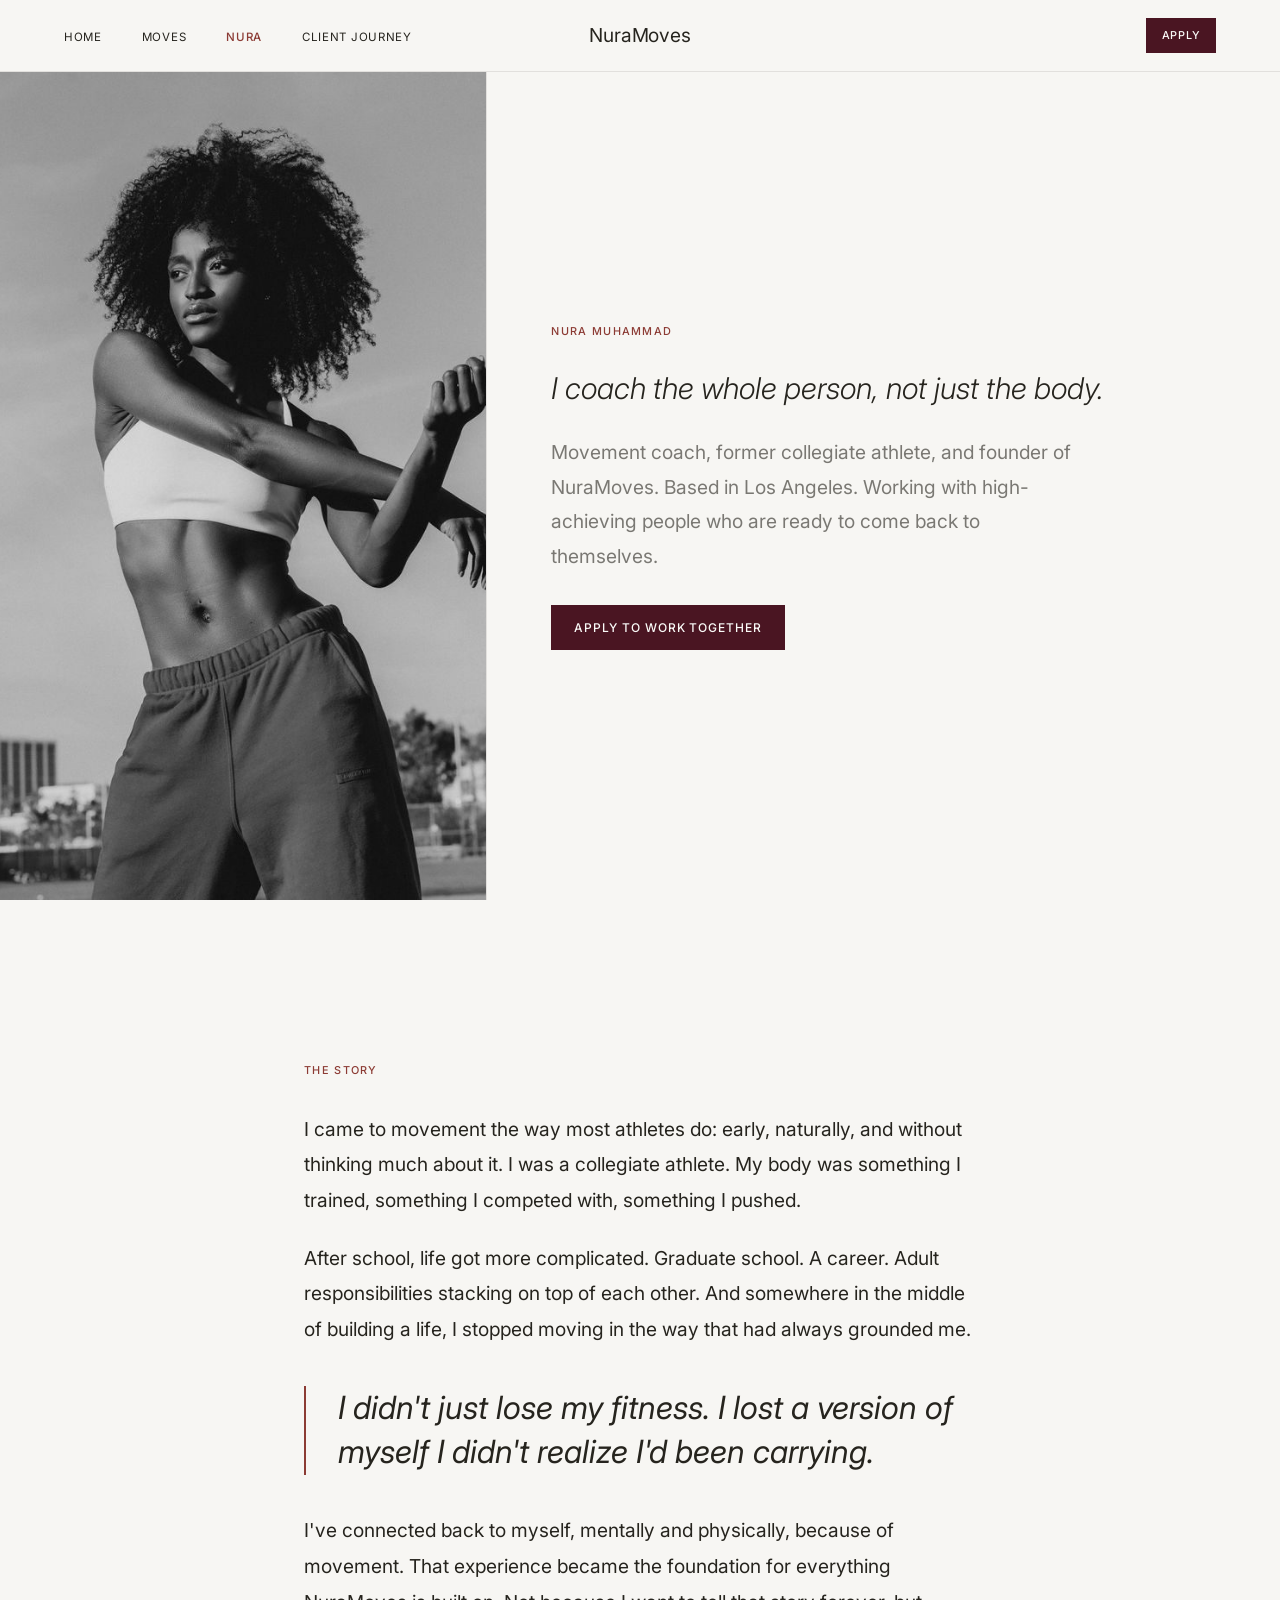
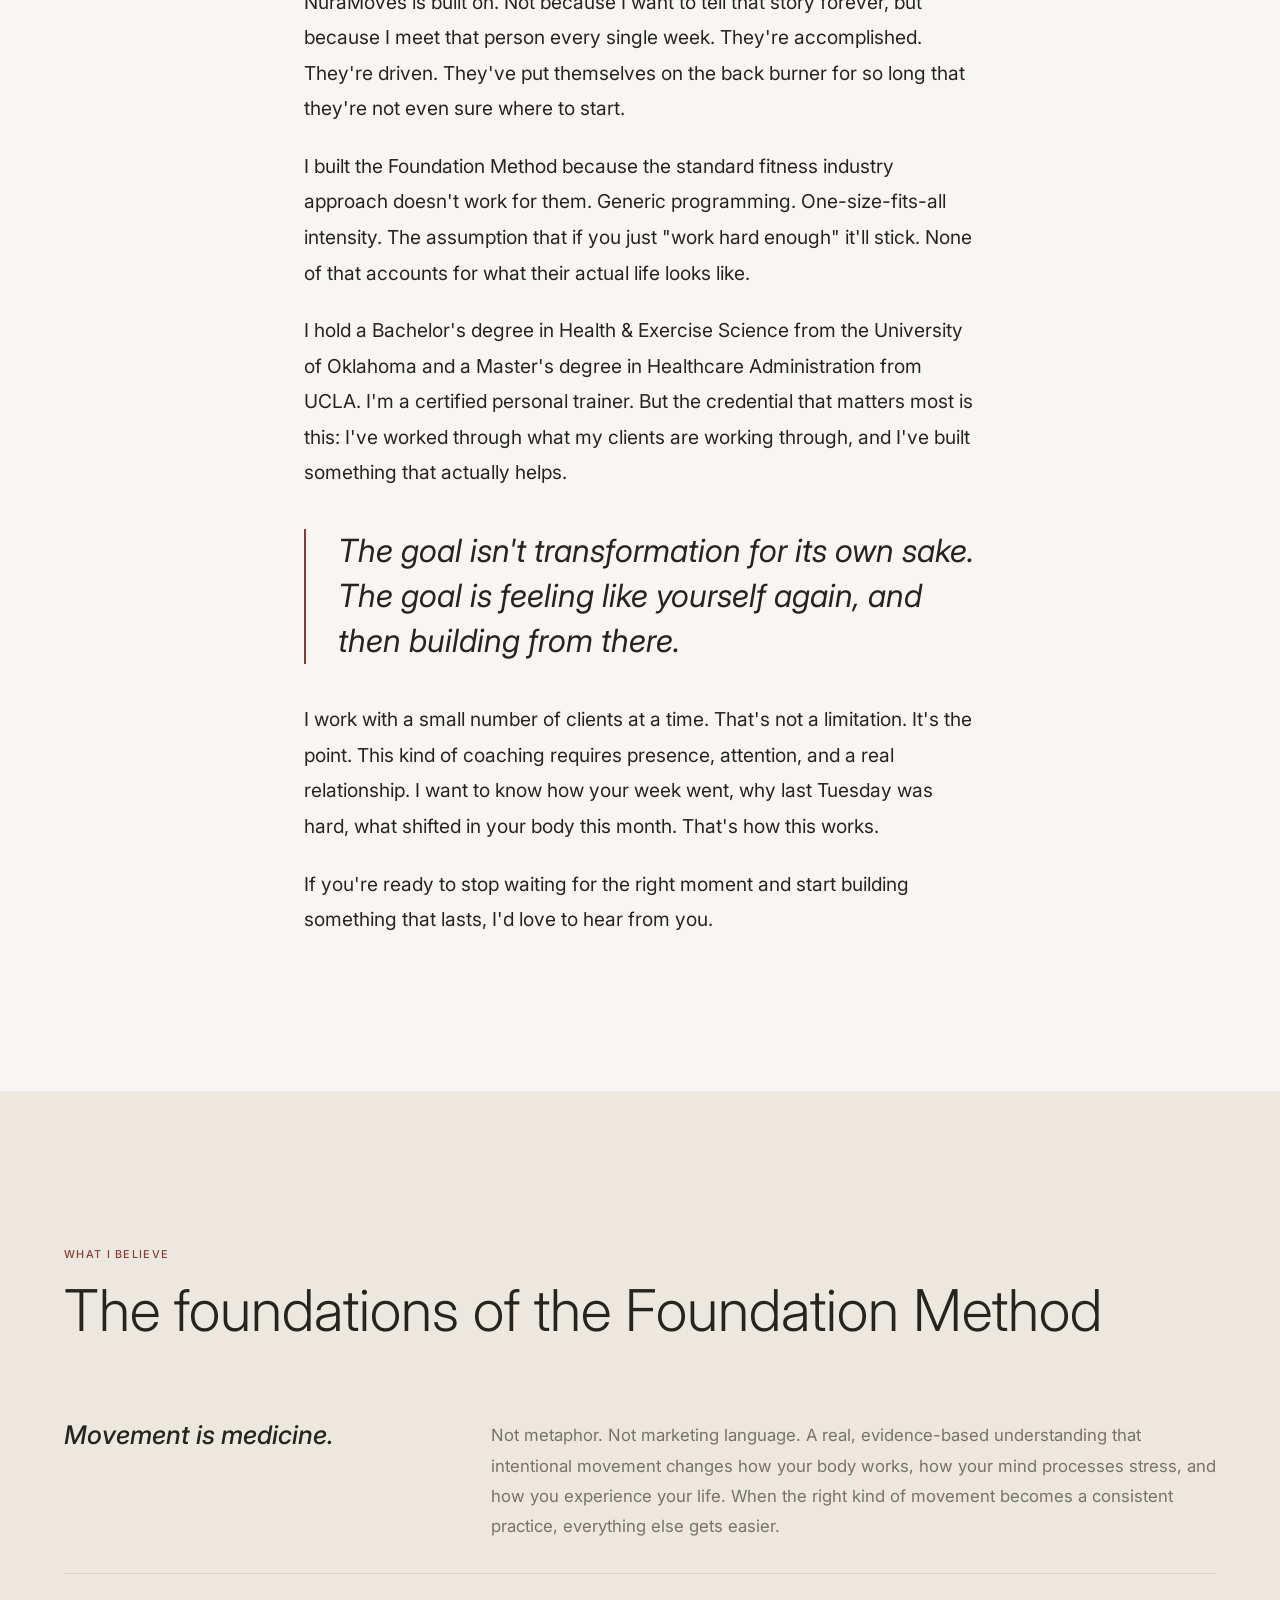
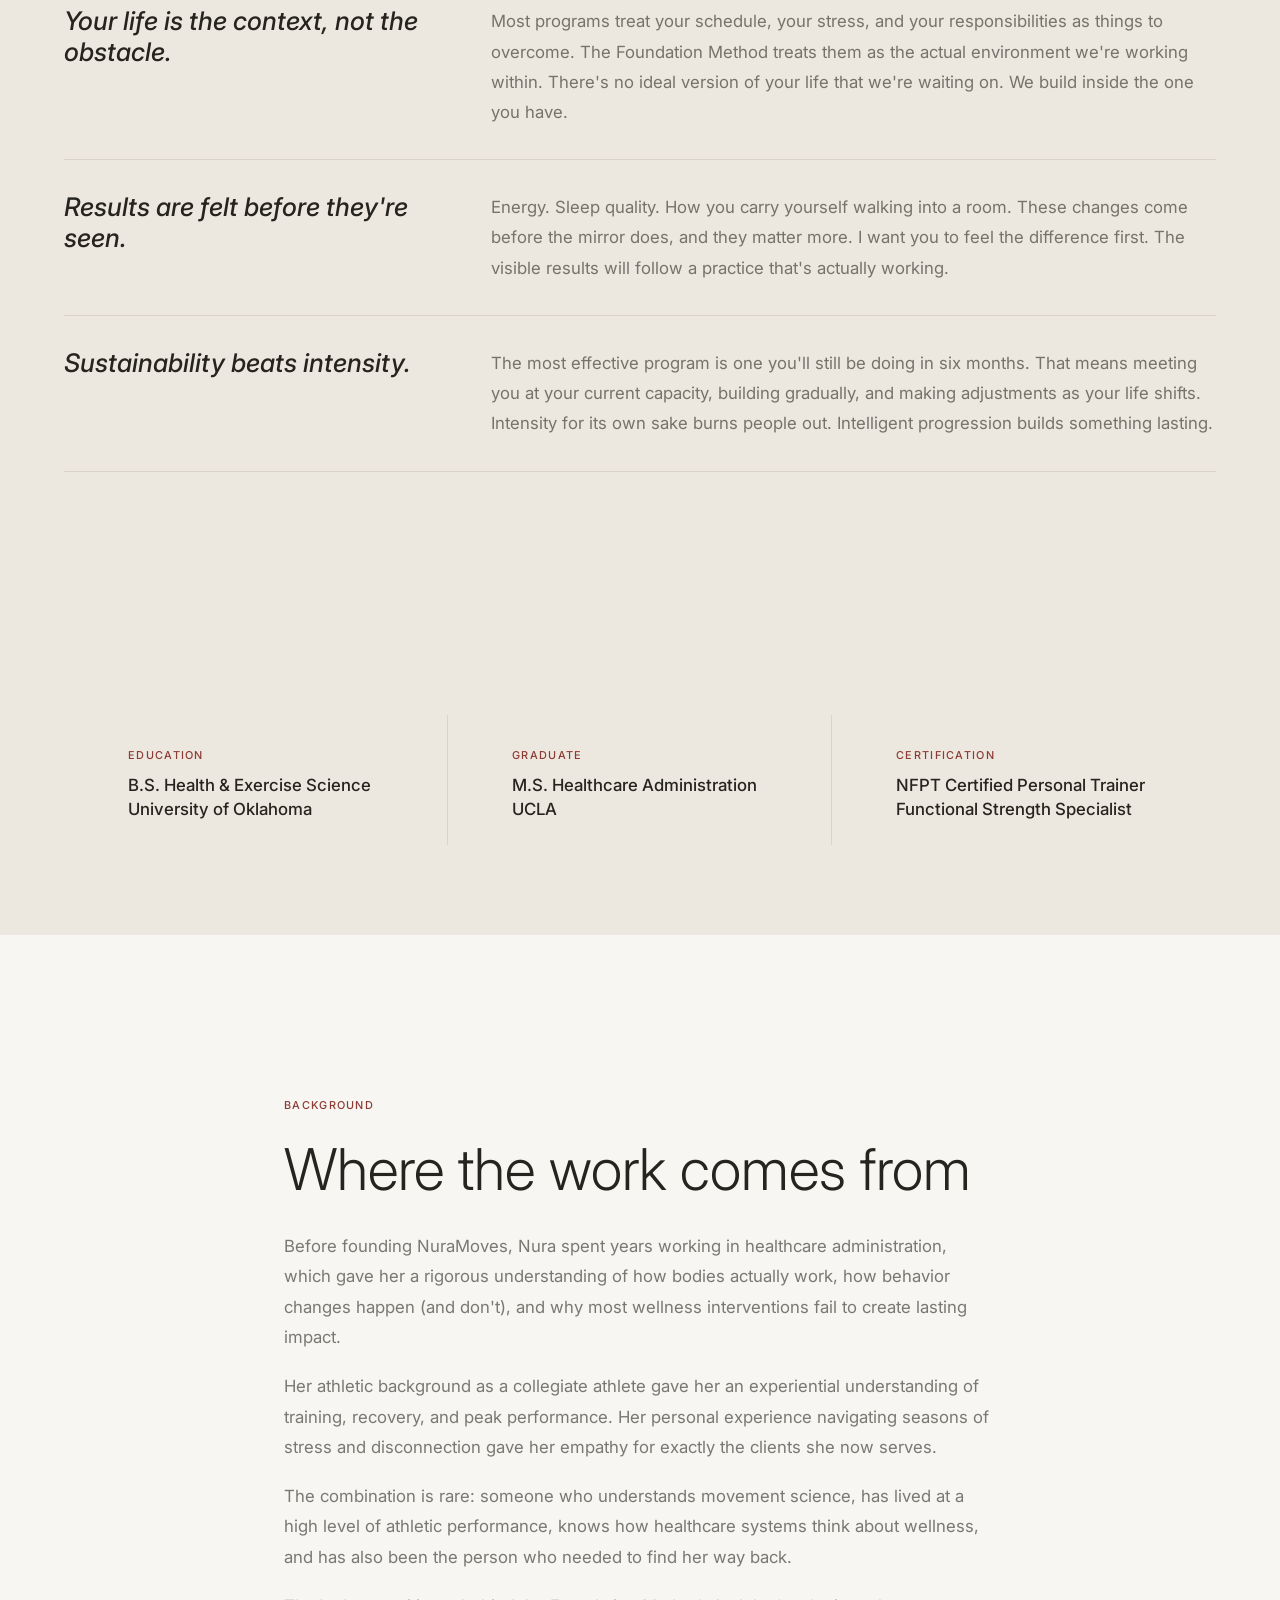
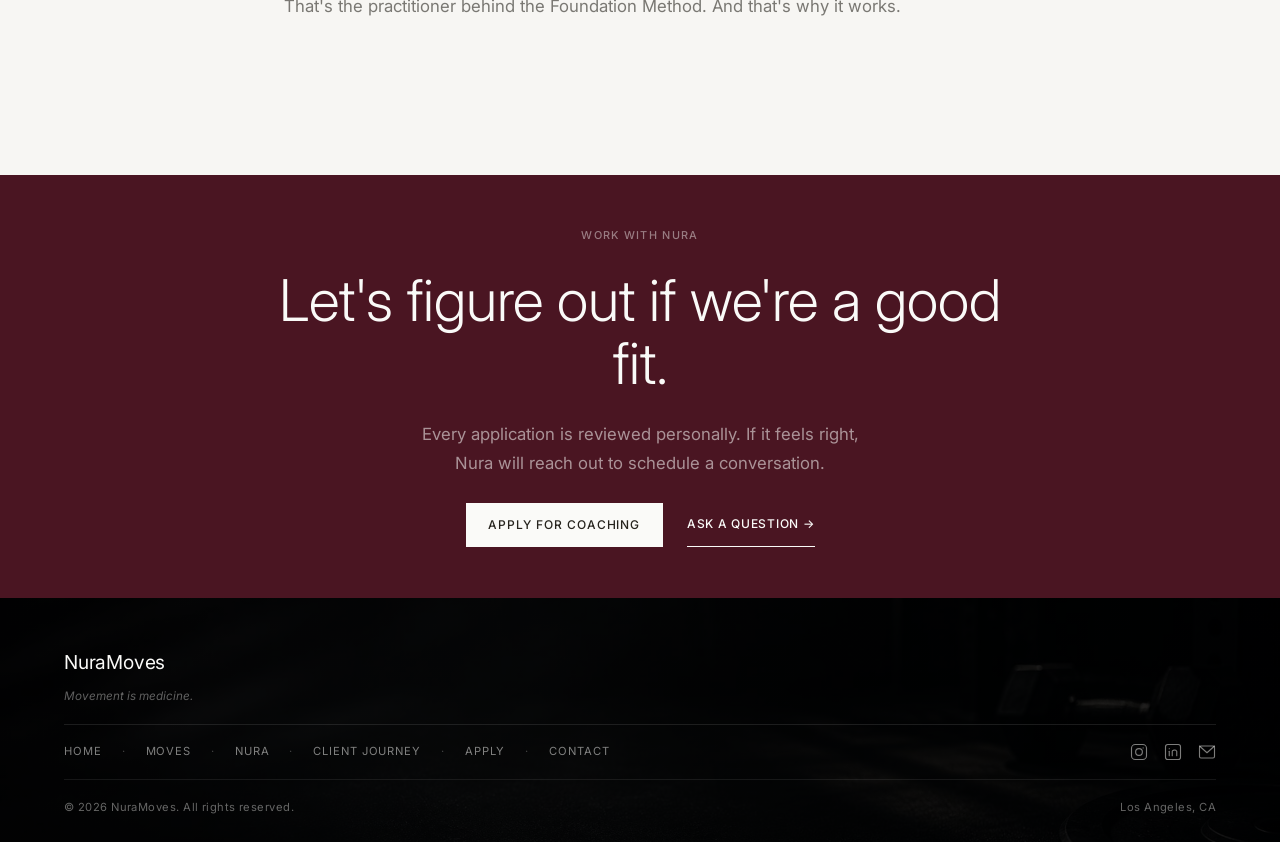
<file: about.html>
<!DOCTYPE html>
<html lang="en">
<head>
<meta charset="UTF-8">
<meta name="viewport" content="width=device-width, initial-scale=1.0">
<title>About Nura Muhammad — NuraMoves</title>
<meta name="description" content="Meet Nura Muhammad, movement coach, former collegiate athlete, and founder of NuraMoves. She helps high-achieving people build lasting strength through intentional, sustainable movement coaching in Los Angeles.">
<link rel="canonical" href="https://brandnu.body/about.html">

<!-- Open Graph -->
<meta property="og:type" content="website">
<meta property="og:url" content="https://brandnu.body/about.html">
<meta property="og:title" content="About Nura Muhammad — NuraMoves">
<meta property="og:description" content="Meet Nura Muhammad, movement coach, former collegiate athlete, and founder of NuraMoves. She helps high-achieving people build lasting strength through intentional, sustainable movement coaching in Los Angeles.">
<meta property="og:image" content="https://brandnu.body/assets/images/11.jpg">

<!-- Twitter Card -->
<meta name="twitter:card" content="summary_large_image">
<meta name="twitter:title" content="About Nura Muhammad — NuraMoves">
<meta name="twitter:description" content="Meet Nura Muhammad, movement coach, former collegiate athlete, and founder of NuraMoves. She helps high-achieving people build lasting strength through intentional movement coaching in Los Angeles.">
<meta name="twitter:image" content="https://brandnu.body/assets/images/11.jpg">

<link rel="icon" href="favicon.svg" type="image/svg+xml">
<link rel="preconnect" href="https://fonts.googleapis.com">
<link rel="preconnect" href="https://fonts.gstatic.com" crossorigin>
<link href="https://fonts.googleapis.com/css2?family=Inter:wght@300;400;500&display=swap" rel="stylesheet">
<link rel="stylesheet" href="css/styles.css">
</head>
<body>

<!-- ================= HEADER ================= -->
<header class="site-header">
  <nav>
    <ul class="nav-list">
      <li><a href="index.html">Home</a></li>
      <li><a href="coaching.html">Moves</a></li>
      <li><a href="about.html" class="is-active">Nura</a></li>
      <li><a href="results.html">Client Journey</a></li>
    </ul>
  </nav>
  <a href="index.html" class="brand-mark">NuraMoves</a>
  <a href="apply.html" class="nav-apply">Apply</a>
  <button class="nav-toggle" aria-label="Toggle navigation"><span></span><span></span><span></span></button>
</header>

<!-- ================= ABOUT HERO ================= -->
<section class="about-hero">
  <div class="about-hero__image">
    <img src="assets/images/nura-portrait.jpg" alt="Nura Muhammad, movement coach and founder of NuraMoves" loading="lazy">
  </div>
  <div class="about-hero__content reveal">
    <p class="tag about-hero__tag">Nura Muhammad</p>
    <h1 class="about-hero__headline">I coach the whole person, not just the body.</h1>
    <p class="about-hero__intro">Movement coach, former collegiate athlete, and founder of NuraMoves. Based in Los Angeles. Working with high-achieving people who are ready to come back to themselves.</p>
    <a href="apply.html" class="btn btn--primary">Apply to work together</a>
  </div>
</section>

<!-- ================= STORY ================= -->
<section class="story">
  <p class="tag story__tag">The story</p>
  <div class="story__narrative">
    <p>I came to movement the way most athletes do: early, naturally, and without thinking much about it. I was a collegiate athlete. My body was something I trained, something I competed with, something I pushed.</p>

    <p>After school, life got more complicated. Graduate school. A career. Adult responsibilities stacking on top of each other. And somewhere in the middle of building a life, I stopped moving in the way that had always grounded me.</p>

    <blockquote class="story__pullquote">I didn't just lose my fitness. I lost a version of myself I didn't realize I'd been carrying.</blockquote>

    <p>I've connected back to myself, mentally and physically, because of movement. That experience became the foundation for everything NuraMoves is built on. Not because I want to tell that story forever, but because I meet that person every single week. They're accomplished. They're driven. They've put themselves on the back burner for so long that they're not even sure where to start.</p>

    <p>I built the Foundation Method because the standard fitness industry approach doesn't work for them. Generic programming. One-size-fits-all intensity. The assumption that if you just "work hard enough" it'll stick. None of that accounts for what their actual life looks like.</p>

    <p>I hold a Bachelor's degree in Health &amp; Exercise Science from the University of Oklahoma and a Master's degree in Healthcare Administration from UCLA. I'm a certified personal trainer. But the credential that matters most is this: I've worked through what my clients are working through, and I've built something that actually helps.</p>

    <blockquote class="story__pullquote">The goal isn't transformation for its own sake. The goal is feeling like yourself again, and then building from there.</blockquote>

    <p>I work with a small number of clients at a time. That's not a limitation. It's the point. This kind of coaching requires presence, attention, and a real relationship. I want to know how your week went, why last Tuesday was hard, what shifted in your body this month. That's how this works.</p>

    <p>If you're ready to stop waiting for the right moment and start building something that lasts, I'd love to hear from you.</p>
  </div>
</section>

<!-- ================= PHILOSOPHY / BELIEFS ================= -->
<section class="about-philosophy">
  <div class="about-philosophy__header">
    <p class="tag">What I believe</p>
    <h2 class="about-philosophy__headline">The foundations of the Foundation Method</h2>
  </div>

  <div class="philosophy-belief reveal">
    <h3 class="philosophy-belief__name">Movement is medicine.</h3>
    <p class="philosophy-belief__body">Not metaphor. Not marketing language. A real, evidence-based understanding that intentional movement changes how your body works, how your mind processes stress, and how you experience your life. When the right kind of movement becomes a consistent practice, everything else gets easier.</p>
  </div>

  <div class="philosophy-belief reveal">
    <h3 class="philosophy-belief__name">Your life is the context, not the obstacle.</h3>
    <p class="philosophy-belief__body">Most programs treat your schedule, your stress, and your responsibilities as things to overcome. The Foundation Method treats them as the actual environment we're working within. There's no ideal version of your life that we're waiting on. We build inside the one you have.</p>
  </div>

  <div class="philosophy-belief reveal">
    <h3 class="philosophy-belief__name">Results are felt before they're seen.</h3>
    <p class="philosophy-belief__body">Energy. Sleep quality. How you carry yourself walking into a room. These changes come before the mirror does, and they matter more. I want you to feel the difference first. The visible results will follow a practice that's actually working.</p>
  </div>

  <div class="philosophy-belief reveal">
    <h3 class="philosophy-belief__name">Sustainability beats intensity.</h3>
    <p class="philosophy-belief__body">The most effective program is one you'll still be doing in six months. That means meeting you at your current capacity, building gradually, and making adjustments as your life shifts. Intensity for its own sake burns people out. Intelligent progression builds something lasting.</p>
  </div>

</section>

<!-- ================= CREDENTIALS ================= -->
<section class="credentials">
  <div class="credential">
    <p class="tag credential__label">Education</p>
    <p class="credential__value">B.S. Health &amp; Exercise Science<br>University of Oklahoma</p>
  </div>
  <div class="credential">
    <p class="tag credential__label">Graduate</p>
    <p class="credential__value">M.S. Healthcare Administration<br>UCLA</p>
  </div>
  <div class="credential">
    <p class="tag credential__label">Certification</p>
    <p class="credential__value">NFPT Certified Personal Trainer<br>Functional Strength Specialist</p>
  </div>
</section>

<!-- ================= EXPERIENCE ================= -->
<section class="experience">
  <p class="tag experience__tag">Background</p>
  <h2 class="experience__headline">Where the work comes from</h2>
  <div class="experience__body">
    <p>Before founding NuraMoves, Nura spent years working in healthcare administration, which gave her a rigorous understanding of how bodies actually work, how behavior changes happen (and don't), and why most wellness interventions fail to create lasting impact.</p>
    <p>Her athletic background as a collegiate athlete gave her an experiential understanding of training, recovery, and peak performance. Her personal experience navigating seasons of stress and disconnection gave her empathy for exactly the clients she now serves.</p>
    <p>The combination is rare: someone who understands movement science, has lived at a high level of athletic performance, knows how healthcare systems think about wellness, and has also been the person who needed to find her way back.</p>
    <p>That's the practitioner behind the Foundation Method. And that's why it works.</p>
  </div>
</section>

<!-- ================= CTA BANNER ================= -->
<section class="cta-banner">
  <p class="tag cta-banner__tag">Work with Nura</p>
  <h2 class="cta-banner__headline">Let's figure out if we're a good fit.</h2>
  <p class="cta-banner__body">Every application is reviewed personally. If it feels right, Nura will reach out to schedule a conversation.</p>
  <div class="cta-banner__actions">
    <a href="apply.html" class="btn btn--light">Apply for coaching</a>
    <a href="contact.html" class="link-arrow link-arrow--light">Ask a question &rarr;</a>
  </div>
</section>

<!-- ================= FOOTER ================= -->
<footer class="site-footer">
  <div class="footer-inner">
    <div class="footer-top">
      <a href="index.html" class="brand-mark footer-brand">NuraMoves</a>
      <p class="footer-tagline">Movement is medicine.</p>
    </div>
    <div class="footer-mid">
      <nav class="footer-nav" aria-label="Footer navigation">
        <a href="index.html">Home</a>
        <a href="coaching.html">Moves</a>
        <a href="about.html">Nura</a>
        <a href="results.html">Client Journey</a>
        <a href="apply.html">Apply</a>
        <a href="contact.html">Contact</a>
      </nav>
      <div class="footer-social">
        <a href="https://www.instagram.com/nura0/" target="_blank" rel="noopener" class="footer-social-link" aria-label="Follow NuraMoves on Instagram">
          <svg xmlns="http://www.w3.org/2000/svg" viewBox="0 0 24 24" fill="none" stroke="currentColor" stroke-width="1.5" stroke-linecap="round" stroke-linejoin="round" aria-hidden="true"><rect x="2" y="2" width="20" height="20" rx="5"/><circle cx="12" cy="12" r="4.5"/><circle cx="17.5" cy="6.5" r="0.75" fill="currentColor" stroke="none"/></svg>
        </a>
        <a href="https://www.linkedin.com/in/nura-muhammad-677108209/" target="_blank" rel="noopener" class="footer-social-link" aria-label="Connect with Nura on LinkedIn">
          <svg xmlns="http://www.w3.org/2000/svg" viewBox="0 0 24 24" fill="none" stroke="currentColor" stroke-width="1.5" stroke-linecap="round" stroke-linejoin="round" aria-hidden="true"><rect x="2" y="2" width="20" height="20" rx="3"/><path d="M7 11v6"/><circle cx="7" cy="7.5" r="0.75" fill="currentColor" stroke="none"/><path d="M11 17v-6m0 0c0-1 4-3 6 0v6"/></svg>
        </a>
        <a href="mailto:nuramoves@gmail.com" class="footer-social-link" aria-label="Email NuraMoves">
          <svg xmlns="http://www.w3.org/2000/svg" viewBox="0 0 24 24" fill="none" stroke="currentColor" stroke-width="1.5" stroke-linecap="round" stroke-linejoin="round" aria-hidden="true"><rect x="2" y="4" width="20" height="16" rx="2"/><polyline points="2,4 12,13 22,4"/></svg>
        </a>
      </div>
    </div>
    <div class="footer-bottom">
      <span>&copy; <span data-year></span> NuraMoves. All rights reserved.</span>
      <span>Los Angeles, CA</span>
    </div>
  </div>
</footer>

<script src="js/main.js"></script>
</body>
</html>
</file>
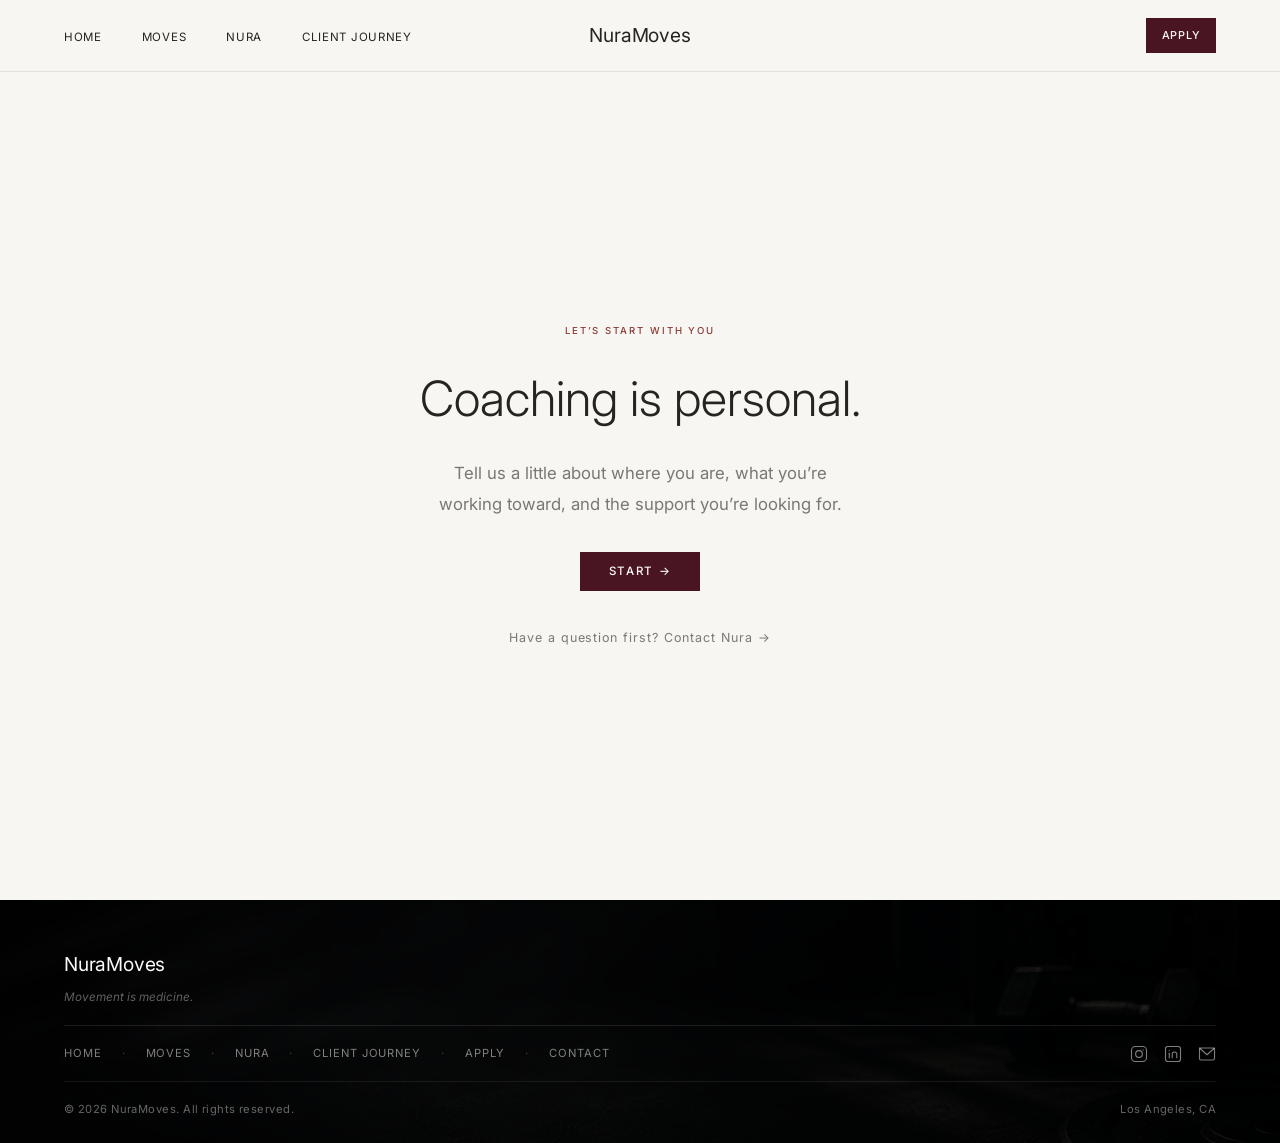
<file: apply.html>
<!DOCTYPE html>
<html lang="en">
<head>
<meta charset="UTF-8">
<meta name="viewport" content="width=device-width, initial-scale=1.0">
<title>Apply for Coaching — NuraMoves</title>
<meta name="description" content="Apply to work with Nura Muhammad through NuraMoves. Spots are limited. Every application is reviewed personally.">
<link rel="canonical" href="https://brandnu.body/apply.html">
<meta property="og:type" content="website">
<meta property="og:url" content="https://brandnu.body/apply.html">
<meta property="og:title" content="Apply for Coaching — NuraMoves">
<meta property="og:description" content="Spots are limited and every application is reviewed personally by Nura. Tell us where you are, what you're working toward, and the support you're looking for.">
<meta property="og:image" content="https://brandnu.body/assets/images/2.png">
<meta name="twitter:card" content="summary_large_image">
<meta name="twitter:title" content="Apply for Coaching — NuraMoves">
<meta name="twitter:description" content="Spots are limited and every application is reviewed personally by Nura. Tell us where you are and what you're working toward.">
<meta name="twitter:image" content="https://brandnu.body/assets/images/2.png">
<link rel="icon" href="favicon.svg" type="image/svg+xml">
<link rel="preconnect" href="https://fonts.googleapis.com">
<link rel="preconnect" href="https://fonts.gstatic.com" crossorigin>
<link href="https://fonts.googleapis.com/css2?family=Inter:wght@300;400;500&display=swap" rel="stylesheet">
<link rel="stylesheet" href="css/styles.css">
</head>
<body>

<!-- ================= HEADER ================= -->
<header class="site-header">
  <nav>
    <ul class="nav-list">
      <li><a href="index.html">Home</a></li>
      <li><a href="coaching.html">Moves</a></li>
      <li><a href="about.html">Nura</a></li>
      <li><a href="results.html">Client Journey</a></li>
    </ul>
  </nav>
  <a href="index.html" class="brand-mark">NuraMoves</a>
  <a href="apply.html" class="nav-apply is-active">Apply</a>
  <button class="nav-toggle" aria-label="Toggle navigation"><span></span><span></span><span></span></button>
</header>

<!-- ================= APPLICATION ================= -->
<section class="questionnaire">
  <div class="qs-panel">

    <!-- ── STATE 1: INTRO ── -->
    <div class="qs-intro" id="qs-intro">
      <p class="tag qs-intro__tag">Let&rsquo;s start with you</p>
      <h1 class="qs-intro__headline">Coaching is personal.</h1>
      <p class="qs-intro__body">Tell us a little about where you are, what you&rsquo;re working toward, and the support you&rsquo;re looking for.</p>
      <button class="qs-start" id="qs-start-btn" type="button">Start &rarr;</button>
      <a href="contact.html" class="qs-intro__contact">Have a question first? Contact Nura &rarr;</a>
    </div>

    <!-- ── STATE 2: QUESTIONS ── -->
    <div class="qs-questions" id="qs-questions" hidden>

      <div class="qs-questions__header">
        <span class="qs-counter" id="qs-counter">01 / 11</span>
      </div>

      <form id="qs-form" novalidate>
        <div class="qs-body">

          <!-- Step 1 -->
          <div class="questionnaire__step is-active" data-step="1">
            <p class="tag questionnaire__tag">What brings you here</p>
            <h2 class="questionnaire__question">What are you looking for support with?</h2>
            <p class="questionnaire__hint">Select all that apply.</p>
            <div class="questionnaire__chips" data-multi="true" data-field="support_with">
              <button type="button" class="chip" data-value="Strength">Strength</button>
              <button type="button" class="chip" data-value="Consistency">Consistency</button>
              <button type="button" class="chip" data-value="Confidence">Confidence</button>
              <button type="button" class="chip" data-value="Energy">Energy</button>
              <button type="button" class="chip" data-value="Returning to movement">Returning to movement</button>
              <button type="button" class="chip" data-value="Something else">Something else</button>
            </div>
            <p class="questionnaire__error" hidden>Please select at least one option.</p>
          </div>

          <!-- Step 2 -->
          <div class="questionnaire__step" data-step="2">
            <p class="tag questionnaire__tag">Your starting point</p>
            <h2 class="questionnaire__question">Where are you in your movement journey right now?</h2>
            <div class="questionnaire__chips" data-multi="false" data-field="movement_journey">
              <button type="button" class="chip" data-value="Just getting started">Just getting started</button>
              <button type="button" class="chip" data-value="Starting again">Starting again</button>
              <button type="button" class="chip" data-value="Consistent but need direction">Consistent but need direction</button>
              <button type="button" class="chip" data-value="Ready for my next level">Ready for my next level</button>
            </div>
            <p class="questionnaire__error" hidden>Please select an option.</p>
          </div>

          <!-- Step 3 -->
          <div class="questionnaire__step" data-step="3">
            <p class="tag questionnaire__tag">Your focus</p>
            <h2 class="questionnaire__question">What would you most like to change right now?</h2>
            <p class="questionnaire__hint">Be as specific or open as you&rsquo;d like.</p>
            <label for="qs-change" class="sr-only">What would you most like to change right now?</label>
            <textarea class="qs-textarea" id="qs-change" name="change" rows="4" placeholder="Tell me what&rsquo;s on your mind..."></textarea>
            <p class="questionnaire__error" hidden>Please share a few words.</p>
          </div>

          <!-- Step 4 -->
          <div class="questionnaire__step" data-step="4">
            <p class="tag questionnaire__tag">What gets in the way</p>
            <h2 class="questionnaire__question">What tends to get in the way of staying consistent?</h2>
            <p class="questionnaire__hint">Select all that apply.</p>
            <div class="questionnaire__chips" data-multi="true" data-field="obstacles">
              <button type="button" class="chip" data-value="Time">Time</button>
              <button type="button" class="chip" data-value="Motivation">Motivation</button>
              <button type="button" class="chip" data-value="Structure">Structure</button>
              <button type="button" class="chip" data-value="Accountability">Accountability</button>
              <button type="button" class="chip" data-value="Knowing what to do">Knowing what to do</button>
              <button type="button" class="chip" data-value="Other">Other</button>
            </div>
            <p class="questionnaire__error" hidden>Please select at least one option.</p>
          </div>

          <!-- Step 5 -->
          <div class="questionnaire__step" data-step="5">
            <p class="tag questionnaire__tag">How we&rsquo;d work together</p>
            <h2 class="questionnaire__question">How would you prefer to work together?</h2>
            <div class="questionnaire__chips" data-multi="false" data-field="preference">
              <button type="button" class="chip" data-value="In-person">In-person</button>
              <button type="button" class="chip" data-value="Online">Online</button>
              <button type="button" class="chip" data-value="Hybrid">Hybrid</button>
              <button type="button" class="chip" data-value="Not sure yet">Not sure yet</button>
            </div>
            <p class="questionnaire__error" hidden>Please select an option.</p>
          </div>

          <!-- Step 6 -->
          <div class="questionnaire__step" data-step="6">
            <p class="tag questionnaire__tag">Your why</p>
            <h2 class="questionnaire__question">Why does starting now feel important to you?</h2>
            <p class="questionnaire__hint">There&rsquo;s no wrong answer here.</p>
            <label for="qs-why" class="sr-only">Why does starting now feel important to you?</label>
            <textarea class="qs-textarea" id="qs-why" name="why" rows="4" placeholder="Share whatever feels true..."></textarea>
            <p class="questionnaire__error" hidden>Please share a few words.</p>
          </div>

          <!-- Step 7 -->
          <div class="questionnaire__step" data-step="7">
            <p class="tag questionnaire__tag">Where you are</p>
            <h2 class="questionnaire__question">Where are you located?</h2>
            <label for="qs-location" class="sr-only">Where are you located?</label>
            <input class="qs-input" type="text" id="qs-location" name="location" placeholder="e.g. Los Angeles, CA" autocomplete="off">
            <p class="questionnaire__error" hidden>Please enter your location.</p>
          </div>

          <!-- Step 8 -->
          <div class="questionnaire__step" data-step="8">
            <p class="tag questionnaire__tag">Your timeline</p>
            <h2 class="questionnaire__question">When are you looking to get started?</h2>
            <div class="questionnaire__chips" data-multi="false" data-field="start_timeline">
              <button type="button" class="chip" data-value="I'm ready to start now">I&rsquo;m ready to start now</button>
              <button type="button" class="chip" data-value="Within the next 2–4 weeks">Within the next 2&ndash;4 weeks</button>
              <button type="button" class="chip" data-value="Within the next 1–3 months">Within the next 1&ndash;3 months</button>
              <button type="button" class="chip" data-value="I'm just exploring my options">I&rsquo;m just exploring my options</button>
            </div>
            <p class="questionnaire__error" hidden>Please select an option.</p>
          </div>

          <!-- Step 9 -->
          <div class="questionnaire__step" data-step="9">
            <p class="tag questionnaire__tag">Investment</p>
            <h2 class="questionnaire__question">What level of investment are you comfortable making toward your training each month?</h2>
            <div class="questionnaire__chips" data-multi="false" data-field="monthly_investment">
              <button type="button" class="chip" data-value="Under $300/month">Under $300/month</button>
              <button type="button" class="chip" data-value="$300–$600/month">$300&ndash;$600/month</button>
              <button type="button" class="chip" data-value="$600–$1,000/month">$600&ndash;$1,000/month</button>
              <button type="button" class="chip" data-value="$1,000+/month">$1,000+/month</button>
              <button type="button" class="chip" data-value="I'm not sure yet">I&rsquo;m not sure yet</button>
            </div>
            <p class="questionnaire__error" hidden>Please select an option.</p>
          </div>

          <!-- Step 10 -->
          <div class="questionnaire__step" data-step="10">
            <p class="tag questionnaire__tag">Anything else</p>
            <h2 class="questionnaire__question">Is there anything else you&rsquo;d like me to know?</h2>
            <p class="questionnaire__hint">Optional.</p>
            <label for="qs-notes" class="sr-only">Is there anything else you&rsquo;d like me to know?</label>
            <textarea class="qs-textarea" id="qs-notes" name="additional_notes" rows="4" placeholder="Share anything else on your mind..." data-optional="true"></textarea>
          </div>

          <!-- Step 11 -->
          <div class="questionnaire__step" data-step="11">
            <p class="tag questionnaire__tag">Last step</p>
            <h2 class="questionnaire__question">Tell us how to reach you.</h2>
            <div class="qs-fields">
              <div class="qs-field">
                <label class="qs-label" for="qs-name">Name <span class="qs-required">*</span></label>
                <input class="qs-input" type="text" id="qs-name" name="name" placeholder="Your full name" autocomplete="name" required>
              </div>
              <div class="qs-field">
                <label class="qs-label" for="qs-email">Email <span class="qs-required">*</span></label>
                <input class="qs-input" type="email" id="qs-email" name="email" placeholder="your@email.com" autocomplete="email" required>
              </div>
              <div class="qs-field">
                <label class="qs-label" for="qs-phone">Phone</label>
                <input class="qs-input" type="tel" id="qs-phone" name="phone" placeholder="Optional" autocomplete="tel">
              </div>
              <div class="qs-field">
                <label class="qs-label" for="qs-instagram">Instagram</label>
                <input class="qs-input" type="text" id="qs-instagram" name="instagram" placeholder="@handle, optional">
              </div>
            </div>
            <p class="questionnaire__error" hidden>Please enter your name and email.</p>
          </div>

        </div><!-- /.qs-body -->

        <div class="questionnaire__nav">
          <button type="button" class="qs-back" id="qs-back">&larr; Back</button>
          <button type="button" class="qs-next" id="qs-next">Next &rarr;</button>
          <button type="submit" class="qs-submit" id="qs-submit" hidden>Submit Inquiry &rarr;</button>
        </div>
        <p class="questionnaire__error" id="qs-submit-error" hidden style="margin-top:0.75rem;text-align:center;">Something went wrong. Please check your connection and try again.</p>

      </form>
    </div><!-- /.qs-questions -->

    <!-- ── STATE 3: CONFIRMATION — only after submit ── -->
    <div class="questionnaire__confirmation" id="qs-confirmation" hidden>
      <p class="tag questionnaire__tag">Application received</p>
      <h2 class="questionnaire__confirmation-headline">Your next move<br>starts here.</h2>
      <p class="questionnaire__confirmation-body">Thank you for sharing a little about yourself. Nura will be in touch if the coaching experience feels aligned.</p>
    </div>

  </div><!-- /.qs-panel -->
</section>

<!-- ================= FOOTER ================= -->
<footer class="site-footer">
  <div class="footer-inner">
    <div class="footer-top">
      <a href="index.html" class="brand-mark footer-brand">NuraMoves</a>
      <p class="footer-tagline">Movement is medicine.</p>
    </div>
    <div class="footer-mid">
      <nav class="footer-nav" aria-label="Footer navigation">
        <a href="index.html">Home</a>
        <a href="coaching.html">Moves</a>
        <a href="about.html">Nura</a>
        <a href="results.html">Client Journey</a>
        <a href="apply.html">Apply</a>
        <a href="contact.html">Contact</a>
      </nav>
      <div class="footer-social">
        <a href="https://www.instagram.com/nura0/" target="_blank" rel="noopener" class="footer-social-link" aria-label="Follow NuraMoves on Instagram">
          <svg xmlns="http://www.w3.org/2000/svg" viewBox="0 0 24 24" fill="none" stroke="currentColor" stroke-width="1.5" stroke-linecap="round" stroke-linejoin="round" aria-hidden="true"><rect x="2" y="2" width="20" height="20" rx="5"/><circle cx="12" cy="12" r="4.5"/><circle cx="17.5" cy="6.5" r="0.75" fill="currentColor" stroke="none"/></svg>
        </a>
        <a href="https://www.linkedin.com/in/nura-muhammad-677108209/" target="_blank" rel="noopener" class="footer-social-link" aria-label="Connect with Nura on LinkedIn">
          <svg xmlns="http://www.w3.org/2000/svg" viewBox="0 0 24 24" fill="none" stroke="currentColor" stroke-width="1.5" stroke-linecap="round" stroke-linejoin="round" aria-hidden="true"><rect x="2" y="2" width="20" height="20" rx="3"/><path d="M7 11v6"/><circle cx="7" cy="7.5" r="0.75" fill="currentColor" stroke="none"/><path d="M11 17v-6m0 0c0-1 4-3 6 0v6"/></svg>
        </a>
        <a href="mailto:nuramoves@gmail.com" class="footer-social-link" aria-label="Email NuraMoves">
          <svg xmlns="http://www.w3.org/2000/svg" viewBox="0 0 24 24" fill="none" stroke="currentColor" stroke-width="1.5" stroke-linecap="round" stroke-linejoin="round" aria-hidden="true"><rect x="2" y="4" width="20" height="16" rx="2"/><polyline points="2,4 12,13 22,4"/></svg>
        </a>
      </div>
    </div>
    <div class="footer-bottom">
      <span>&copy; <span data-year></span> NuraMoves. All rights reserved.</span>
      <span>Los Angeles, CA</span>
    </div>
  </div>
</footer>

<script src="js/main.js"></script>
<script>
(function () {
  var TOTAL   = 11;
  var current = 1;
  var STORAGE_KEY = 'nm_apply_progress';

  var intro     = document.getElementById('qs-intro');
  var questions = document.getElementById('qs-questions');
  var confirm   = document.getElementById('qs-confirmation');
  var startBtn  = document.getElementById('qs-start-btn');
  var backBtn   = document.getElementById('qs-back');
  var nextBtn   = document.getElementById('qs-next');
  var submitBtn = document.getElementById('qs-submit');
  var counter   = document.getElementById('qs-counter');
  var form      = document.getElementById('qs-form');
  var steps       = document.querySelectorAll('.questionnaire__step');
  var submitErrEl = document.getElementById('qs-submit-error');
  var submitting  = false;

  function pad(n) { return (n < 10 ? '0' : '') + n; }

  // Save progress to localStorage
  function saveProgress() {
    var data = { step: current, chips: {}, inputs: {} };
    document.querySelectorAll('.questionnaire__chips').forEach(function(group, gi) {
      var selected = [];
      group.querySelectorAll('.chip.is-selected').forEach(function(c) { selected.push(c.dataset.value); });
      data.chips[gi] = selected;
    });
    document.querySelectorAll('.qs-textarea, .qs-input').forEach(function(el) {
      if (el.name) data.inputs[el.name] = el.value;
    });
    try { localStorage.setItem(STORAGE_KEY, JSON.stringify(data)); } catch(e) {}
  }

  // Restore progress from localStorage
  function restoreProgress() {
    var raw;
    try { raw = localStorage.getItem(STORAGE_KEY); } catch(e) {}
    if (!raw) return false;
    var data = JSON.parse(raw);
    // Restore chips
    document.querySelectorAll('.questionnaire__chips').forEach(function(group, gi) {
      var selected = data.chips[gi] || [];
      group.querySelectorAll('.chip').forEach(function(c) {
        if (selected.indexOf(c.dataset.value) > -1) c.classList.add('is-selected');
      });
    });
    // Restore text inputs
    document.querySelectorAll('.qs-textarea, .qs-input').forEach(function(el) {
      if (el.name && data.inputs[el.name]) el.value = data.inputs[el.name];
    });
    if (data.step && data.step > 1) {
      intro.hidden = true;
      questions.hidden = false;
      showStep(data.step);
      return true;
    }
    return false;
  }

  function showStep(n) {
    steps.forEach(function(s) { s.classList.remove('is-active'); });
    document.querySelector('[data-step="' + n + '"]').classList.add('is-active');
    counter.textContent = pad(n) + ' / ' + pad(TOTAL);
    backBtn.style.visibility = n === 1 ? 'hidden' : 'visible';
    nextBtn.hidden   = n === TOTAL;
    submitBtn.hidden = n !== TOTAL;
    current = n;
    saveProgress();
  }

  function validateStep(n) {
    var step     = document.querySelector('[data-step="' + n + '"]');
    var errEl    = step.querySelector('.questionnaire__error');
    var chips    = step.querySelector('.questionnaire__chips');
    var textarea = step.querySelector('.qs-textarea');

    if (chips && !chips.querySelector('.chip.is-selected')) {
      errEl && (errEl.hidden = false); return false;
    }
    if (textarea && !textarea.dataset.optional && textarea.value.trim().length < 3) {
      errEl && (errEl.hidden = false); return false;
    }
    if (n === 7) {
      var loc = step.querySelector('.qs-input');
      if (loc && !loc.value.trim()) { errEl && (errEl.hidden = false); return false; }
    }
    if (n === 11) {
      var name  = document.getElementById('qs-name');
      var email = document.getElementById('qs-email');
      if (!name.value.trim() || !email.value.trim()) {
        errEl && (errEl.hidden = false); return false;
      }
    }
    errEl && (errEl.hidden = true);
    return true;
  }

  // Chip clicks
  document.querySelectorAll('.questionnaire__chips').forEach(function(group) {
    var multi = group.dataset.multi === 'true';
    group.querySelectorAll('.chip').forEach(function(chip) {
      chip.addEventListener('click', function() {
        if (!multi) group.querySelectorAll('.chip').forEach(function(c) { c.classList.remove('is-selected'); });
        chip.classList.toggle('is-selected');
        var err = group.closest('.questionnaire__step').querySelector('.questionnaire__error');
        err && (err.hidden = true);
        saveProgress();
      });
    });
  });

  // Save on text input
  document.querySelectorAll('.qs-textarea, .qs-input').forEach(function(el) {
    el.addEventListener('input', saveProgress);
  });

  // Start button
  startBtn.addEventListener('click', function() {
    intro.hidden = true;
    questions.hidden = false;
    showStep(1);
  });

  backBtn.addEventListener('click', function() {
    if (current > 1) showStep(current - 1);
  });

  nextBtn.addEventListener('click', function() {
    if (validateStep(current) && current < TOTAL) showStep(current + 1);
  });

  form.addEventListener('submit', function(e) {
    e.preventDefault();
    if (submitting) return;
    if (!validateStep(TOTAL)) return;

    submitting = true;
    submitBtn.disabled = true;
    submitBtn.textContent = 'Submitting\u2026';
    submitErrEl.hidden = true;

    function chipValues(fieldName) {
      var group = document.querySelector('.questionnaire__chips[data-field="' + fieldName + '"]');
      var vals = [];
      group.querySelectorAll('.chip.is-selected').forEach(function(c) { vals.push(c.dataset.value); });
      return vals.join(', ');
    }

    var payload = {
      support_with:       chipValues('support_with'),
      movement_journey:   chipValues('movement_journey'),
      change:             document.getElementById('qs-change').value.trim(),
      obstacles:          chipValues('obstacles'),
      preference:         chipValues('preference'),
      why:                document.getElementById('qs-why').value.trim(),
      location:           document.getElementById('qs-location').value.trim(),
      start_timeline:     chipValues('start_timeline'),
      monthly_investment: chipValues('monthly_investment'),
      additional_notes:   document.getElementById('qs-notes').value.trim(),
      name:               document.getElementById('qs-name').value.trim(),
      email:              document.getElementById('qs-email').value.trim(),
      phone:              document.getElementById('qs-phone').value.trim(),
      instagram:          document.getElementById('qs-instagram').value.trim()
    };

    fetch('https://formspree.io/f/xgawrdlz', {
      method: 'POST',
      headers: { 'Content-Type': 'application/json', 'Accept': 'application/json' },
      body: JSON.stringify(payload)
    })
    .then(function(res) {
      if (res.ok) {
        try { localStorage.removeItem(STORAGE_KEY); } catch(ex) {}
        questions.hidden = true;
        confirm.hidden   = false;
      } else {
        throw new Error('Server error ' + res.status);
      }
    })
    .catch(function() {
      submitting = false;
      submitBtn.disabled = false;
      submitBtn.textContent = 'Submit Inquiry \u2192';
      submitErrEl.hidden = false;
    });
  });

  // Restore on load
  restoreProgress();

})();
</script>
</body>
</html>
</file>
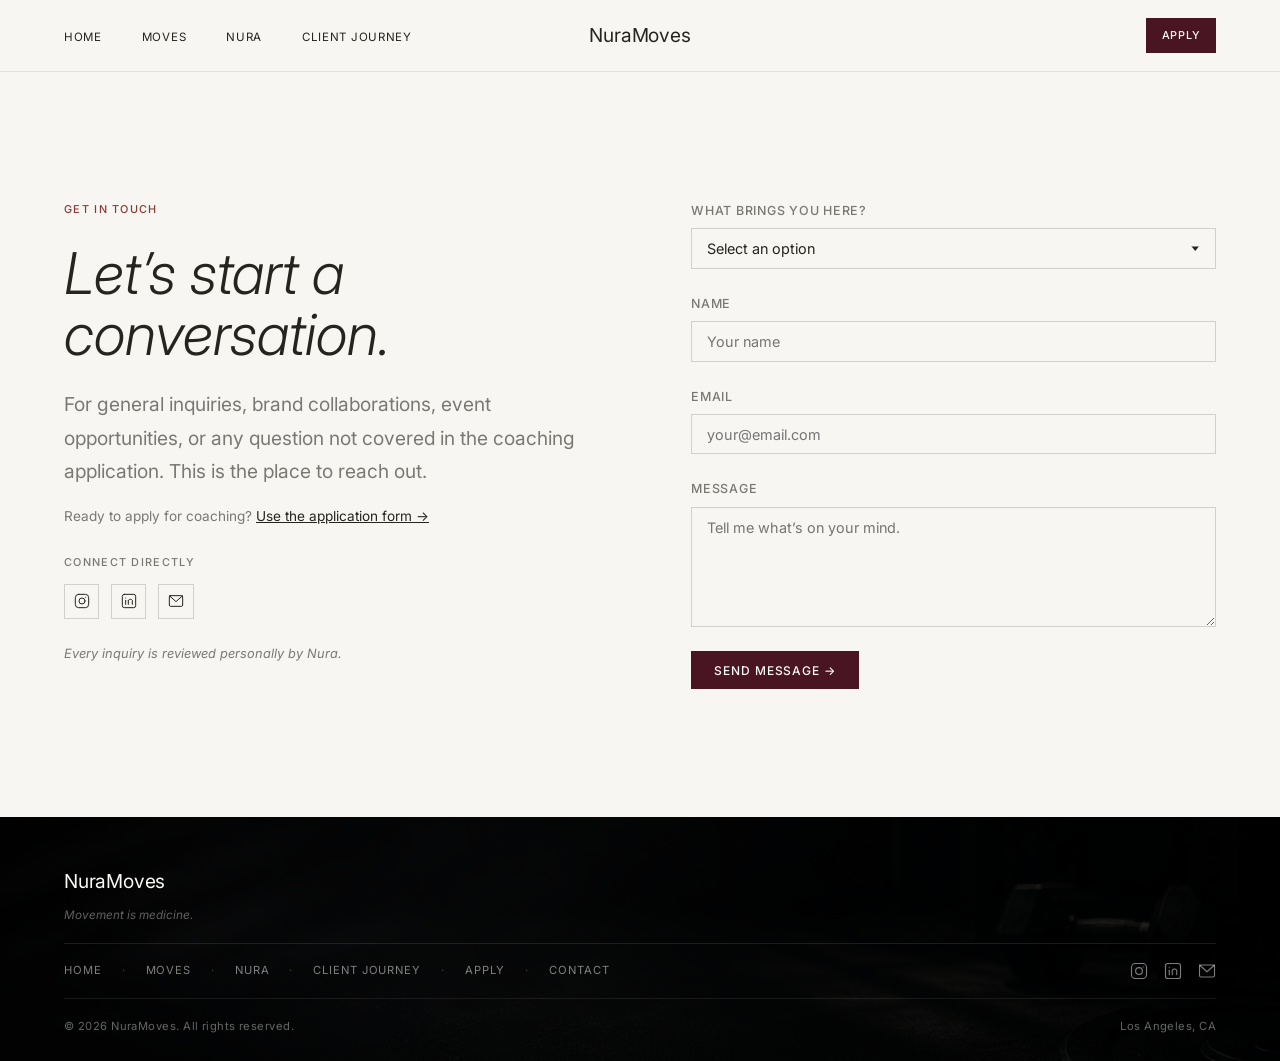
<file: contact.html>
<!DOCTYPE html>
<html lang="en">
<head>
<meta charset="UTF-8">
<meta name="viewport" content="width=device-width, initial-scale=1.0">
<title>Contact — NuraMoves</title>
<meta name="description" content="Get in touch with Nura Muhammad at NuraMoves. For general inquiries, brand collaborations, event opportunities, or questions about coaching.">
<link rel="canonical" href="https://brandnu.body/contact.html">

<!-- Open Graph -->
<meta property="og:type" content="website">
<meta property="og:url" content="https://brandnu.body/contact.html">
<meta property="og:title" content="Contact — NuraMoves">
<meta property="og:description" content="Get in touch with Nura Muhammad at NuraMoves. For general inquiries, brand collaborations, event opportunities, or questions about coaching.">
<meta property="og:image" content="https://brandnu.body/assets/images/19.jpg">

<!-- Twitter Card -->
<meta name="twitter:card" content="summary_large_image">
<meta name="twitter:title" content="Contact — NuraMoves">
<meta name="twitter:description" content="Get in touch with Nura Muhammad at NuraMoves.">
<meta name="twitter:image" content="https://brandnu.body/assets/images/19.jpg">

<link rel="icon" href="favicon.svg" type="image/svg+xml">
<link rel="preconnect" href="https://fonts.googleapis.com">
<link rel="preconnect" href="https://fonts.gstatic.com" crossorigin>
<link href="https://fonts.googleapis.com/css2?family=Inter:wght@300;400;500&display=swap" rel="stylesheet">
<link rel="stylesheet" href="css/styles.css">
</head>
<body>

<!-- ================= HEADER ================= -->
<header class="site-header">
  <nav>
    <ul class="nav-list">
      <li><a href="index.html">Home</a></li>
      <li><a href="coaching.html">Moves</a></li>
      <li><a href="about.html">Nura</a></li>
      <li><a href="results.html">Client Journey</a></li>
    </ul>
  </nav>
  <a href="index.html" class="brand-mark">NuraMoves</a>
  <a href="apply.html" class="nav-apply">Apply</a>
  <button class="nav-toggle" aria-label="Toggle navigation"><span></span><span></span><span></span></button>
</header>

<main class="contact-page">
  <div class="contact-page__inner">

    <!-- Left: intro -->
    <div class="contact-page__intro reveal">
      <p class="tag">Get in touch</p>
      <h1 class="ct-hero__headline">Let&rsquo;s start a<br>conversation.</h1>
      <p class="ct-hero__sub">For general inquiries, brand collaborations, event opportunities, or any question not covered in the coaching application. This is the place to reach out.</p>
      <p class="ct-redirect-note">Ready to apply for coaching? <a href="apply.html">Use the application form &rarr;</a></p>
      <div class="ct-main__links">
        <span class="ct-connect-label">Connect directly</span>
        <div class="ct-icons">
          <a href="https://www.instagram.com/nura0/" target="_blank" rel="noopener" class="ct-contact-link" aria-label="Follow NuraMoves on Instagram">
            <svg class="ct-contact-link__icon" xmlns="http://www.w3.org/2000/svg" viewBox="0 0 24 24" fill="none" stroke="currentColor" stroke-width="1.5" stroke-linecap="round" stroke-linejoin="round" aria-hidden="true"><rect x="2" y="2" width="20" height="20" rx="5"/><circle cx="12" cy="12" r="4.5"/><circle cx="17.5" cy="6.5" r="0.75" fill="currentColor" stroke="none"/></svg>
          </a>
          <a href="https://www.linkedin.com/in/nura-muhammad-677108209/" target="_blank" rel="noopener" class="ct-contact-link" aria-label="Connect with Nura on LinkedIn">
            <svg class="ct-contact-link__icon" xmlns="http://www.w3.org/2000/svg" viewBox="0 0 24 24" fill="none" stroke="currentColor" stroke-width="1.5" stroke-linecap="round" stroke-linejoin="round" aria-hidden="true"><rect x="2" y="2" width="20" height="20" rx="3"/><path d="M7 11v6"/><circle cx="7" cy="7.5" r="0.75" fill="currentColor" stroke="none"/><path d="M11 17v-6m0 0c0-1 4-3 6 0v6"/></svg>
          </a>
          <a href="mailto:nuramoves@gmail.com" class="ct-contact-link" aria-label="Email Nura at nuramoves@gmail.com">
            <svg class="ct-contact-link__icon" xmlns="http://www.w3.org/2000/svg" viewBox="0 0 24 24" fill="none" stroke="currentColor" stroke-width="1.5" stroke-linecap="round" stroke-linejoin="round" aria-hidden="true"><rect x="2" y="4" width="20" height="16" rx="2"/><polyline points="2,4 12,13 22,4"/></svg>
          </a>
        </div>
      </div>
      <p class="ct-main__note">Every inquiry is reviewed personally by Nura.</p>
    </div>

    <!-- Right: form -->
    <div class="contact-page__form-col reveal">

      <form class="ct-form" id="contact-form" action="https://formspree.io/f/xgawrdlz" method="post" novalidate>

        <input type="hidden" name="form_type" value="Contact Inquiry">

        <div class="ct-field">
          <label class="ct-label" for="inquiry-type">What brings you here?</label>
          <div class="ct-select-wrap">
            <select class="ct-select" id="inquiry-type" name="inquiry-type" required>
              <option value="" disabled selected>Select an option</option>
              <option value="coaching-question">Question about coaching</option>
              <option value="set-movement-direction">Set Movement Direction</option>
              <option value="body-doubling">Body Doubling</option>
              <option value="brand-collaboration">Brand collaboration</option>
              <option value="event-opportunity">Event or activation</option>
              <option value="press-media">Press or media</option>
              <option value="general">General inquiry</option>
            </select>
          </div>
        </div>

        <div class="ct-field">
          <label class="ct-label" for="name">Name</label>
          <input class="ct-input" type="text" id="name" name="name" placeholder="Your name" required autocomplete="name">
        </div>

        <div class="ct-field">
          <label class="ct-label" for="email">Email</label>
          <input class="ct-input" type="email" id="email" name="email" placeholder="your@email.com" required autocomplete="email">
        </div>

        <div class="ct-field">
          <label class="ct-label" for="message">Message</label>
          <textarea class="ct-textarea" id="message" name="message" rows="5" placeholder="Tell me what&rsquo;s on your mind." required></textarea>
        </div>

        <div class="ct-form-error" id="contact-error" hidden role="alert">
          Something went wrong. Please try again or email <a href="mailto:nuramoves@gmail.com">nuramoves@gmail.com</a> directly.
        </div>

        <button class="ct-submit" type="submit">Send message &rarr;</button>

      </form>

      <div class="ct-form-success" id="contact-success" hidden role="status">
        <p class="ct-form-success__headline">Message received.</p>
        <p class="ct-form-success__body">Thank you for reaching out. Nura reviews every message personally and will be in touch soon.</p>
      </div>

    </div>

  </div>
</main>

<!-- ================= FOOTER ================= -->
<footer class="site-footer">
  <div class="footer-inner">
    <div class="footer-top">
      <a href="index.html" class="brand-mark footer-brand">NuraMoves</a>
      <p class="footer-tagline">Movement is medicine.</p>
    </div>
    <div class="footer-mid">
      <nav class="footer-nav" aria-label="Footer navigation">
        <a href="index.html">Home</a>
        <a href="coaching.html">Moves</a>
        <a href="about.html">Nura</a>
        <a href="results.html">Client Journey</a>
        <a href="apply.html">Apply</a>
        <a href="contact.html">Contact</a>
      </nav>
      <div class="footer-social">
        <a href="https://www.instagram.com/nura0/" target="_blank" rel="noopener" class="footer-social-link" aria-label="Follow NuraMoves on Instagram">
          <svg xmlns="http://www.w3.org/2000/svg" viewBox="0 0 24 24" fill="none" stroke="currentColor" stroke-width="1.5" stroke-linecap="round" stroke-linejoin="round" aria-hidden="true"><rect x="2" y="2" width="20" height="20" rx="5"/><circle cx="12" cy="12" r="4.5"/><circle cx="17.5" cy="6.5" r="0.75" fill="currentColor" stroke="none"/></svg>
        </a>
        <a href="https://www.linkedin.com/in/nura-muhammad-677108209/" target="_blank" rel="noopener" class="footer-social-link" aria-label="Connect with Nura on LinkedIn">
          <svg xmlns="http://www.w3.org/2000/svg" viewBox="0 0 24 24" fill="none" stroke="currentColor" stroke-width="1.5" stroke-linecap="round" stroke-linejoin="round" aria-hidden="true"><rect x="2" y="2" width="20" height="20" rx="3"/><path d="M7 11v6"/><circle cx="7" cy="7.5" r="0.75" fill="currentColor" stroke="none"/><path d="M11 17v-6m0 0c0-1 4-3 6 0v6"/></svg>
        </a>
        <a href="mailto:nuramoves@gmail.com" class="footer-social-link" aria-label="Email NuraMoves">
          <svg xmlns="http://www.w3.org/2000/svg" viewBox="0 0 24 24" fill="none" stroke="currentColor" stroke-width="1.5" stroke-linecap="round" stroke-linejoin="round" aria-hidden="true"><rect x="2" y="4" width="20" height="16" rx="2"/><polyline points="2,4 12,13 22,4"/></svg>
        </a>
      </div>
    </div>
    <div class="footer-bottom">
      <span>&copy; <span data-year></span> NuraMoves. All rights reserved.</span>
      <span>Los Angeles, CA</span>
    </div>
  </div>
</footer>

<script src="js/main.js"></script>
</body>
</html>
</file>
<file: css/styles.css>
/* =============================================================
   NuraMoves — Design System
   Complete rewrite for the NuraMoves brand redesign.
   ============================================================= */

/* ── 1. TOKENS ─────────────────────────────────────────────── */
:root {
  /* Colors — legacy (used on inner pages) */
  --ivory:      #F7F6F3;
  --charcoal:   #26241E;
  --burgundy:   #5C1F2E;
  --navy:       #2C3A4F;
  --stone:      rgba(38,36,30,0.6);
  --clay:       rgba(38,36,30,0.38);
  --surface:    #EDE8DF;
  --surface-2:  #E6E0D6;
  --white:      #FAFAF8;
  --border:     rgba(38,36,30,0.1);
  --border-md:  rgba(38,36,30,0.18);

  /* Colors — design system v2 */
  --ink-black:   #161513;
  --navy-deep:   #101826;
  --oxblood:     #4A1522;
  --cream:       #F7F6F3;
  --clay-accent: #8C3B34;

  /* Typography */
  --font-display: 'Inter', 'Helvetica Neue', Arial, sans-serif;
  --font-body:    'Inter', 'Helvetica Neue', Arial, sans-serif;

  /* Type scale */
  --step-tag:  0.68rem;
  --step-body: 1.05rem;
  --step-lead: 1.2rem;
  --step-h3:   clamp(1.4rem, 2.5vw, 2rem);
  --step-h2:   clamp(2rem, 4.5vw, 4rem);
  --step-h1:   clamp(2.8rem, 7vw, 6.5rem);
  --step-hero: clamp(4rem, 10vw, 9rem);
  --step-display: clamp(5rem, 13vw, 12rem);

  /* Layout */
  --header-h:       4.5rem;
  --gutter:         clamp(1.5rem, 5vw, 5rem);
  --section-pad:    clamp(6rem, 12vw, 10rem);
  --section-pad-sm: clamp(3.5rem, 7vw, 6rem);
  --container:      1280px;
  --radius:         0;

  /* Motion */
  --ease: cubic-bezier(0.16, 0.84, 0.32, 1);
}

/* ── 2. ACCESSIBILITY UTILITIES ────────────────────────────── */
.sr-only {
  position: absolute;
  width: 1px;
  height: 1px;
  padding: 0;
  margin: -1px;
  overflow: hidden;
  clip: rect(0,0,0,0);
  white-space: nowrap;
  border: 0;
}

/* ── 2. REDUCED MOTION ─────────────────────────────────────── */
@media (prefers-reduced-motion: reduce) {
  *,
  *::before,
  *::after {
    animation-duration: 0.01ms !important;
    animation-iteration-count: 1 !important;
    transition-duration: 0.01ms !important;
  }
}

/* ── 3. RESET ──────────────────────────────────────────────── */
*,
*::before,
*::after {
  box-sizing: border-box;
  margin: 0;
}

html {
  -webkit-font-smoothing: antialiased;
  -moz-osx-font-smoothing: grayscale;
  text-rendering: optimizeLegibility;
}

img {
  display: block;
  max-width: 100%;
}

a {
  color: inherit;
  text-decoration: none;
}

ul {
  list-style: none;
  margin: 0;
  padding: 0;
}

h1, h2, h3, h4 {
  margin: 0;
}

button {
  font-family: inherit;
  cursor: pointer;
  background: none;
  border: none;
}

/* ── 4. BASE TYPE ──────────────────────────────────────────── */
body {
  font-family: var(--font-body);
  font-size: var(--step-body);
  line-height: 1.75;
  color: var(--charcoal);
  background: var(--ivory);
}

h1,
h2 {
  font-family: var(--font-body);
  font-weight: 300;
  line-height: 1.05;
  text-transform: none;
}

h3,
h4 {
  font-family: var(--font-body);
  font-weight: 500;
}

::selection {
  background: var(--oxblood);
  color: var(--cream);
}

/* ── 5. TAG ────────────────────────────────────────────────── */
.tag {
  font-family: var(--font-body);
  font-size: var(--step-tag);
  font-weight: 500;
  letter-spacing: 0.12em;
  text-transform: uppercase;
  color: var(--clay-accent);
  display: inline-block;
}

/* ── 6. LAYOUT HELPERS ─────────────────────────────────────── */
.container {
  max-width: var(--container);
  margin-left: auto;
  margin-right: auto;
  padding-left: var(--gutter);
  padding-right: var(--gutter);
}

.section {
  padding: var(--section-pad) var(--gutter);
}

.section--sm {
  padding: var(--section-pad-sm) var(--gutter);
}

.section--dark {
  background: var(--charcoal);
  color: var(--white);
}

.section--surface {
  background: var(--surface);
}

.mt-0 { margin-top: 0 !important; }

/* ── 7. BUTTONS ────────────────────────────────────────────── */
.btn {
  display: inline-flex;
  align-items: center;
  gap: 0.5em;
  font-family: var(--font-body);
  font-size: 0.75rem;
  font-weight: 500;
  letter-spacing: 0.08em;
  text-transform: uppercase;
  padding: 0.9em 1.8em;
  border: 1px solid currentColor;
  transition: background 0.3s var(--ease), color 0.3s var(--ease);
  white-space: nowrap;
  cursor: pointer;
}

.btn--primary {
  background: var(--oxblood);
  color: var(--white);
  border-color: var(--oxblood);
}
.btn--primary:hover {
  background: transparent;
  color: var(--oxblood);
}

.btn--ghost {
  background: transparent;
  color: var(--charcoal);
  border-color: var(--charcoal);
}
.btn--ghost:hover {
  background: var(--charcoal);
  color: var(--white);
}

.btn--light {
  background: var(--white);
  color: var(--charcoal);
  border-color: var(--white);
}
.btn--light:hover {
  background: transparent;
  color: var(--white);
  border-color: var(--white);
}

.link-arrow {
  display: inline-flex;
  align-items: center;
  gap: 0.4em;
  font-size: 0.75rem;
  font-weight: 500;
  letter-spacing: 0.06em;
  text-transform: uppercase;
  border-bottom: 1px solid currentColor;
  padding-bottom: 2px;
  transition: opacity 0.2s;
}
.link-arrow:hover {
  opacity: 0.6;
}

/* ── 8. HEADER ─────────────────────────────────────────────── */
.site-header {
  position: fixed;
  top: 0;
  left: 0;
  right: 0;
  z-index: 100;
  height: var(--header-h);
  padding: 0 var(--gutter);
  display: flex;
  align-items: center;
  background: var(--ivory);
  border-bottom: 1px solid var(--border);
  transition: background 0.4s var(--ease), border-color 0.4s var(--ease), box-shadow 0.3s var(--ease);
}

/* Homepage: start transparent, transition to ivory on scroll */
.page-home .site-header {
  background: transparent;
  border-bottom-color: transparent;
}

.site-header.is-scrolled {
  background: var(--ivory);
  border-bottom-color: var(--border);
  box-shadow: 0 2px 16px rgba(0,0,0,0.06);
}

/* Nav links — white over dark hero (homepage only) */
.page-home .site-header:not(.is-scrolled) .nav-list a {
  color: rgba(250,250,248,0.75);
}
.page-home .site-header:not(.is-scrolled) .nav-list a:hover,
.page-home .site-header:not(.is-scrolled) .nav-list a.is-active {
  color: var(--white);
}
.page-home .site-header:not(.is-scrolled) .brand-mark {
  color: var(--white);
}
.page-home .site-header:not(.is-scrolled) .nav-toggle span {
  background: var(--white);
}

/* Non-home pages: header always solid */
body:not(.page-home) .site-header {
  background: var(--ivory);
  border-bottom-color: var(--border);
}

.brand-mark {
  font-family: var(--font-display);
  font-size: 1.2rem;
  font-weight: 400;
  letter-spacing: -0.01em;
  position: absolute;
  left: 50%;
  transform: translateX(-50%);
  white-space: nowrap;
}

.site-header nav {
  order: 1;
}

.nav-list {
  display: flex;
  gap: 2.5rem;
}

.nav-list a {
  font-family: var(--font-body);
  font-size: 0.72rem;
  letter-spacing: 0.06em;
  text-transform: uppercase;
  color: var(--charcoal);
  transition: color 0.2s;
}

.nav-list a:hover {
  color: var(--clay-accent);
}

.nav-list a.is-active {
  color: var(--clay-accent);
  font-weight: 500;
}

.nav-apply {
  order: 3;
  margin-left: auto;
  font-family: var(--font-body);
  font-size: 0.68rem;
  font-weight: 500;
  letter-spacing: 0.08em;
  text-transform: uppercase;
  padding: 0.65em 1.3em;
  background: var(--oxblood);
  color: var(--white);
  border: 1px solid var(--oxblood);
  transition: background 0.3s var(--ease), color 0.3s var(--ease);
  white-space: nowrap;
  cursor: pointer;
  display: inline-block;
}

.nav-apply:hover {
  background: transparent;
  color: var(--oxblood);
  border-color: var(--oxblood);
}

.nav-apply.is-active {
  background: var(--oxblood);
  border-color: var(--oxblood);
  color: var(--white);
}

.nav-toggle {
  display: none;
  flex-direction: column;
  gap: 5px;
  padding: 0.4rem;
  margin-left: auto;
  background: none;
  border: none;
  cursor: pointer;
}

.nav-toggle span {
  display: block;
  width: 22px;
  height: 1.5px;
  background: var(--charcoal);
  transition: transform 0.3s var(--ease), opacity 0.3s;
}

/* ── 9. REVEAL ─────────────────────────────────────────────── */
.reveal {
  opacity: 0;
  transform: translateY(24px);
  transition: opacity 0.8s var(--ease), transform 0.8s var(--ease);
}

.reveal.is-visible {
  opacity: 1;
  transform: translateY(0);
}

/* ── 10. FOOTER ────────────────────────────────────────────── */
.site-footer {
  background: linear-gradient(rgba(0,0,0,0.83), rgba(0,0,0,0.83)),
              url('../assets/images/gym-dark.jpg') center/cover no-repeat;
  color: var(--white);
}

.footer-inner {
  padding: clamp(2rem,4vw,3rem) var(--gutter) clamp(1rem,2vw,1.5rem);
  display: flex;
  flex-direction: column;
  gap: 0;
}

.footer-top {
  padding-bottom: 1.1rem;
  margin-bottom: 1.1rem;
  border-bottom: 1px solid rgba(250,250,248,0.1);
  display: flex;
  flex-direction: column;
  gap: 0.35rem;
}

.footer-brand {
  position: static;
  transform: none;
  color: var(--white);
}

.footer-tagline {
  font-size: 0.73rem;
  font-style: italic;
  color: rgba(250,250,248,0.38);
}

.footer-mid {
  display: flex;
  justify-content: space-between;
  align-items: center;
  padding-bottom: 1.1rem;
  margin-bottom: 1.1rem;
  border-bottom: 1px solid rgba(250,250,248,0.08);
}

.footer-nav {
  display: flex;
  gap: 1.25rem;
  flex-wrap: wrap;
  align-items: center;
}

.footer-nav a + a::before {
  content: '·';
  margin-right: 1.25rem;
  color: rgba(250,250,248,0.25);
  font-size: 0.7rem;
}

.footer-nav a {
  font-size: 0.7rem;
  letter-spacing: 0.08em;
  text-transform: uppercase;
  color: rgba(250,250,248,0.5);
  transition: color 0.2s;
}

.footer-nav a:hover {
  color: var(--white);
}

.footer-social {
  display: flex;
  gap: 1rem;
  align-items: center;
}

.footer-social-link {
  display: flex;
  align-items: center;
  color: rgba(250,250,248,0.5);
  transition: color 0.2s;
}

.footer-social-link:hover {
  color: var(--white);
}

.footer-social-link svg {
  width: 18px;
  height: 18px;
}

.footer-bottom {
  display: flex;
  justify-content: space-between;
  font-size: 0.7rem;
  letter-spacing: 0.04em;
  color: rgba(250,250,248,0.4);
}

/* ── 11. HOMEPAGE — HERO ───────────────────────────────────── */
.hero {
  position: relative;
  min-height: 100svh;
  display: flex;
  align-items: flex-end;
  overflow: hidden;
  background: var(--ink-black);
}

.hero__video {
  position: absolute;
  inset: 0;
  width: 100%;
  height: 100%;
  object-fit: cover;
  object-position: center top;
}

.hero__overlay {
  position: absolute;
  inset: 0;
  background: linear-gradient(
    to bottom,
    rgba(20,10,12,0.35) 0%,
    rgba(20,10,12,0.08) 35%,
    rgba(20,10,12,0.0) 55%,
    rgba(20,10,12,0.65) 100%
  );
}

.hero__content {
  position: relative;
  z-index: 1;
  padding: clamp(3rem,6vw,5rem) var(--gutter);
  padding-top: calc(var(--header-h) + 2rem);
  display: flex;
  flex-direction: column;
  gap: 2.5rem;
  max-width: 72rem;
}

.hero__eyebrow {
  display: flex;
  align-items: center;
  gap: 1rem;
  font-size: var(--step-tag);
  font-weight: 500;
  letter-spacing: 0.12em;
  text-transform: uppercase;
  color: rgba(250,250,248,0.65);
}

.hero__headline {
  font-family: var(--font-body);
  font-size: clamp(2.2rem, 10vw, 60px);
  font-weight: 300;
  line-height: 1.1;
  font-style: normal;
  color: var(--white);
}

.hero__sub {
  max-width: 44ch;
  font-size: var(--step-lead);
  line-height: 1.75;
  color: rgba(250,250,248,0.8);
}

.hero__actions {
  display: flex;
  align-items: center;
  gap: 2rem;
  flex-wrap: wrap;
  margin-top: 0.5rem;
}

/* ── 12. HOMEPAGE — CHALLENGE ──────────────────────────────── */
.challenge {
  border-top: 1px solid var(--border);
  display: grid;
  grid-template-columns: 1fr 1fr;
  min-height: 60vh;
  align-items: center;
}

.challenge__left {
  padding: var(--section-pad) var(--gutter);
}

.challenge__tag {
  margin-bottom: 1.5rem;
}

.challenge__headline {
  font-family: var(--font-display);
  font-size: var(--step-h2);
  font-weight: 400;
  line-height: 1.1;
  max-width: 20ch;
}

.challenge__right {
  padding: var(--section-pad) var(--gutter);
  border-left: 1px solid var(--border);
  display: flex;
  flex-direction: column;
  gap: 0;
  align-self: stretch;
  justify-content: center;
}

.challenge__item {
  padding: 1.4rem 0;
  border-bottom: 1px solid var(--border);
  font-size: var(--step-body);
  line-height: 1.7;
  color: var(--stone);
  display: flex;
  gap: 0.75rem;
}

.challenge__item:first-child {
  border-top: 1px solid var(--border);
}

.challenge__item::before {
  content: "—";
  color: var(--clay-accent);
  flex-shrink: 0;
}

/* ── 13. HOMEPAGE — PHILOSOPHY (dark) ──────────────────────── */
.philosophy {
  background: var(--charcoal);
  color: var(--white);
  padding: var(--section-pad) var(--gutter);
  text-align: center;
}

.philosophy__tag {
  color: rgba(250,250,248,0.5);
}

.philosophy__headline {
  font-family: var(--font-display);
  font-size: var(--step-h2);
  font-style: italic;
  color: var(--white);
  max-width: 22ch;
  margin: 1.5rem auto;
  line-height: 1.1;
}

.philosophy__body {
  max-width: 48ch;
  margin: 0 auto;
  color: rgba(250,250,248,0.65);
  line-height: 1.8;
}

.philosophy__principles {
  display: grid;
  grid-template-columns: repeat(4, 1fr);
  gap: 0;
  margin-top: 4rem;
  border-top: 1px solid rgba(250,250,248,0.15);
}

.philosophy__principle {
  padding: 2rem clamp(1rem,2vw,2rem);
  border-right: 1px solid rgba(250,250,248,0.12);
}

.philosophy__principle:last-child {
  border-right: none;
}

.principle__num {
  font-size: 0.62rem;
  letter-spacing: 0.14em;
  text-transform: uppercase;
  color: rgba(250,250,248,0.35);
  display: block;
  margin-bottom: 1rem;
}

.principle__text {
  font-family: var(--font-display);
  font-style: italic;
  font-size: clamp(1rem,1.6vw,1.4rem);
  line-height: 1.4;
  color: rgba(250,250,248,0.9);
}

.philosophy__link {
  margin-top: 3rem;
  display: inline-flex;
  align-items: center;
  gap: 0.4em;
  font-size: 0.75rem;
  font-weight: 500;
  letter-spacing: 0.06em;
  text-transform: uppercase;
  color: var(--white);
  border-bottom: 1px solid rgba(250,250,248,0.4);
  padding-bottom: 2px;
  transition: opacity 0.2s;
}

.philosophy__link:hover {
  opacity: 0.6;
}

/* ── 14. HOMEPAGE — SERVICES ───────────────────────────────── */
.services {
  padding: var(--section-pad) var(--gutter);
  background: var(--ivory);
}

.services__header {
  display: flex;
  align-items: center;
  justify-content: space-between;
  margin-bottom: 3rem;
  gap: 2rem;
}

.services__header-left {
  display: flex;
  align-items: center;
  gap: 2rem;
  flex: 1;
}

.services__rule {
  flex: 1;
  height: 1px;
  background: var(--border);
}

.services__grid {
  display: grid;
  grid-template-columns: repeat(2, 1fr);
  gap: 0;
  border: 1px solid var(--border-md);
}

.service-card {
  display: flex;
  flex-direction: column;
  padding: clamp(2rem,4vw,3.5rem);
  border-right: 1px solid var(--border-md);
  border-bottom: 1px solid var(--border-md);
  position: relative;
  overflow: hidden;
}

.service-card:nth-child(2n) {
  border-right: none;
}

.service-card:nth-last-child(-n+2) {
  border-bottom: none;
}

.service-card__label {
  margin-bottom: 1.2rem;
}

.service-card__image {
  width: 100%;
  aspect-ratio: 16/9;
  overflow: hidden;
  margin-bottom: 1.5rem;
}

.service-card__image img {
  width: 100%;
  height: 100%;
  object-fit: cover;
  filter: grayscale(100%);
  transition: transform 0.8s var(--ease);
}

.service-card:hover .service-card__image img {
  transform: scale(1.03);
}

.service-card__name {
  font-family: var(--font-display);
  font-size: clamp(1.4rem,2.5vw,2.2rem);
  font-weight: 400;
  line-height: 1.1;
  margin-bottom: 0.8rem;
}

.service-card__desc {
  font-size: 0.92rem;
  line-height: 1.75;
  color: var(--stone);
  max-width: 36ch;
  flex: 1;
}

.service-card__cta {
  margin-top: 1.5rem;
}

.coming-soon-badge {
  position: absolute;
  top: 1rem;
  right: 1rem;
  background: var(--charcoal);
  color: var(--white);
  font-size: 0.58rem;
  letter-spacing: 0.12em;
  text-transform: uppercase;
  padding: 0.3em 0.7em;
}

/* Waitlist form */
.waitlist-form {
  margin-top: 1.5rem;
  display: flex;
  gap: 0;
}

.waitlist-form input[type="email"] {
  flex: 1;
  padding: 0.7em 1em;
  font-family: var(--font-body);
  font-size: 0.82rem;
  border: 1px solid var(--border-md);
  background: var(--ivory);
  color: var(--charcoal);
  outline: none;
  transition: border-color 0.2s;
  border-radius: 0;
}

.waitlist-form input[type="email"]:focus {
  border-color: var(--charcoal);
}

.waitlist-form button {
  padding: 0.7em 1.2em;
  font-family: var(--font-body);
  font-size: 0.72rem;
  font-weight: 500;
  letter-spacing: 0.06em;
  text-transform: uppercase;
  background: var(--charcoal);
  color: var(--white);
  border: 1px solid var(--charcoal);
  cursor: pointer;
  transition: background 0.2s;
  white-space: nowrap;
}

.waitlist-form button:hover {
  background: var(--stone);
  border-color: var(--stone);
}

.waitlist-success {
  font-size: 0.85rem;
  color: var(--stone);
  padding: 0.75rem 0;
}

.waitlist-error {
  font-size: 0.85rem;
  color: var(--oxblood);
  padding: 0.75rem 0;
}

/* ── 15. HOMEPAGE — METHOD ─────────────────────────────────── */
.method-section {
  display: grid;
  grid-template-columns: 40% 60%;
  min-height: 70vh;
  border-top: 1px solid var(--border);
}

.method-section__image {
  overflow: hidden;
}

.method-section__image img {
  width: 100%;
  height: 100%;
  object-fit: cover;
  filter: grayscale(100%);
}

.method-section__content {
  padding: var(--section-pad) var(--gutter);
  display: flex;
  flex-direction: column;
  justify-content: center;
  gap: 2rem;
  border-left: 1px solid var(--border);
}

.method-section__headline {
  font-family: var(--font-display);
  font-size: var(--step-h2);
  max-width: 18ch;
  line-height: 1.05;
}

.method-section__intro {
  font-size: var(--step-lead);
  line-height: 1.8;
  color: var(--stone);
  max-width: 44ch;
}

.method-steps {
  display: flex;
  flex-direction: column;
}

.method-step {
  display: flex;
  align-items: flex-start;
  gap: 1.5rem;
  padding: 1.2rem 0;
  border-top: 1px solid var(--border);
}

.method-step__num {
  font-size: 0.62rem;
  letter-spacing: 0.14em;
  text-transform: uppercase;
  color: var(--clay-accent);
  min-width: 2rem;
  padding-top: 0.3rem;
  flex-shrink: 0;
}

.method-step__title {
  font-weight: 600;
  font-size: 0.9rem;
  text-transform: uppercase;
  letter-spacing: 0.04em;
  color: var(--charcoal);
}

.method-step__desc {
  font-size: 0.88rem;
  line-height: 1.7;
  color: var(--stone);
  margin-top: 0.25rem;
}

/* ── 16. HOMEPAGE — TESTIMONIALS ───────────────────────────── */
.testimonials {
  background: var(--surface);
  padding: var(--section-pad) var(--gutter);
}

.testimonials__header {
  display: flex;
  flex-direction: column;
  gap: 1rem;
}

.testimonials__headline {
  font-family: var(--font-display);
  font-size: var(--step-h2);
  font-style: italic;
  line-height: 1.05;
}

.testimonials__grid {
  display: grid;
  grid-template-columns: repeat(3, 1fr);
  gap: 2px;
  margin-top: 3rem;
}

.testimonial-card {
  background: var(--ivory);
  padding: clamp(2rem,3vw,2.8rem);
  display: flex;
  flex-direction: column;
  gap: 1.2rem;
}

.testimonial-card__quote-mark {
  font-family: var(--font-display);
  font-size: 4rem;
  line-height: 0.8;
  color: var(--border-md);
  font-style: italic;
}

.testimonial-card__body {
  font-family: var(--font-display);
  font-size: clamp(1rem,1.4vw,1.2rem);
  font-style: italic;
  line-height: 1.6;
  color: var(--charcoal);
  flex: 1;
}

.testimonial-card__attribution {
  font-size: 0.72rem;
  letter-spacing: 0.06em;
  text-transform: uppercase;
  color: var(--stone);
  margin-top: auto;
  padding-top: 1.2rem;
  border-top: 1px solid var(--border);
}

/* ── 17. HOMEPAGE — JOURNEY ────────────────────────────────── */
.journey-section {
  background: var(--ivory);
  padding: var(--section-pad) var(--gutter);
  border-top: 1px solid var(--border);
}

.journey__header {
  display: flex;
  flex-direction: column;
  gap: 1rem;
  margin-bottom: 3rem;
}

.journey__headline {
  font-family: var(--font-display);
  font-size: var(--step-h2);
  line-height: 1.05;
}

.journey__steps {
  display: grid;
  grid-template-columns: repeat(5, 1fr);
  gap: 0;
  position: relative;
}

.journey__steps::before {
  content: "";
  position: absolute;
  top: 1.5rem;
  left: 10%;
  right: 10%;
  height: 1px;
  background: var(--border);
}

.journey-step {
  display: flex;
  flex-direction: column;
  align-items: center;
  text-align: center;
  gap: 0.8rem;
  padding-top: 0;
}

.journey-step__num {
  width: 3rem;
  height: 3rem;
  border-radius: 50%;
  border: 1px solid var(--border-md);
  display: flex;
  align-items: center;
  justify-content: center;
  font-size: 0.72rem;
  letter-spacing: 0.08em;
  font-weight: 500;
  background: var(--ivory);
  z-index: 1;
  position: relative;
}

.journey-step__title {
  font-weight: 600;
  font-size: 0.82rem;
  text-transform: uppercase;
  letter-spacing: 0.06em;
  color: var(--charcoal);
  margin-top: 0.5rem;
}

.journey-step__desc {
  font-size: 0.78rem;
  line-height: 1.65;
  color: var(--stone);
  max-width: 16ch;
}

/* ── 18. HOMEPAGE — FAQ ────────────────────────────────────── */
.faq-section {
  background: var(--ivory);
  display: grid;
  grid-template-columns: 1fr 1.4fr;
  gap: var(--gutter);
  padding: var(--section-pad) var(--gutter);
  align-items: start;
  border-top: 1px solid var(--border);
}

.faq__heading {
  font-family: var(--font-display);
  font-size: var(--step-h2);
  font-style: italic;
  line-height: 1.05;
  position: sticky;
  top: calc(var(--header-h) + 2rem);
}

.faq-list {
  display: flex;
  flex-direction: column;
}

.faq-item {
  border-bottom: 1px solid var(--border);
}

.faq-item:first-child {
  border-top: 1px solid var(--border);
}

.faq-q {
  width: 100%;
  text-align: left;
  padding: 1.4rem 0;
  display: flex;
  justify-content: space-between;
  align-items: center;
  gap: 1.5rem;
  font-family: var(--font-body);
  font-weight: 500;
  font-size: 0.75rem;
  letter-spacing: 0.06em;
  text-transform: uppercase;
  color: var(--charcoal);
  cursor: pointer;
  background: none;
  border: none;
}

.faq-q__icon {
  flex-shrink: 0;
  width: 18px;
  height: 18px;
  position: relative;
}

.faq-q__icon::before,
.faq-q__icon::after {
  content: "";
  position: absolute;
  background: var(--charcoal);
  transition: transform 0.3s;
}

.faq-q__icon::before {
  left: 0;
  top: 50%;
  width: 100%;
  height: 1px;
  transform: translateY(-50%);
}

.faq-q__icon::after {
  top: 0;
  left: 50%;
  width: 1px;
  height: 100%;
  transform: translateX(-50%);
}

.faq-item.is-open .faq-q__icon::after {
  transform: translateX(-50%) scaleY(0);
}

.faq-a {
  max-height: 0;
  overflow: hidden;
  transition: max-height 0.4s var(--ease);
}

.faq-a__inner {
  padding-bottom: 1.4rem;
  font-size: 0.9rem;
  line-height: 1.8;
  color: var(--stone);
  max-width: 52ch;
}

.faq-item.is-open .faq-a {
  max-height: 280px;
}

/* ── 19. CTA BANNER ────────────────────────────────────────── */
.cta-banner {
  background: var(--oxblood);
  color: var(--white);
  padding: clamp(2.5rem, 4vw, 3.5rem) var(--gutter);
  text-align: center;
  display: flex;
  flex-direction: column;
  align-items: center;
  gap: 1.5rem;
}

.cta-banner__tag {
  color: rgba(250,250,248,0.45);
}

.cta-banner__headline {
  font-family: var(--font-display);
  font-size: var(--step-h2);
  font-style: normal;
  color: var(--white);
  max-width: 22ch;
  line-height: 1.1;
}

.cta-banner__body {
  font-size: var(--step-body);
  color: rgba(250,250,248,0.55);
  max-width: 40ch;
}

.cta-banner__actions {
  display: flex;
  gap: 1.5rem;
  flex-wrap: wrap;
  justify-content: center;
}

/* ── 20. ABOUT PAGE ────────────────────────────────────────── */
.about-hero {
  display: grid;
  grid-template-columns: 38% 62%;
  min-height: calc(100vh - var(--header-h));
  margin-top: var(--header-h);
  overflow: hidden;
}

.about-hero__image {
  overflow: hidden;
}

.about-hero__image img {
  width: 100%;
  height: 100%;
  object-fit: cover;
  object-position: center top;
  filter: grayscale(100%);
}

.about-hero__content {
  padding: var(--section-pad) var(--gutter);
  display: flex;
  flex-direction: column;
  justify-content: center;
  align-items: flex-start;
  gap: 2rem;
  border-left: 1px solid var(--border);
  background: var(--ivory);
}

.about-hero__headline {
  font-family: var(--font-display);
  font-size: clamp(1.6rem, 4vw, 30px);
  font-style: italic;
  line-height: 1;
  color: var(--charcoal);
}

.about-hero__intro {
  font-size: var(--step-lead);
  line-height: 1.8;
  color: var(--stone);
  max-width: 44ch;
}

/* Story */
.story {
  padding: var(--section-pad) var(--gutter);
  max-width: 800px;
  margin: 0 auto;
}

.story__tag {
  margin-bottom: 2rem;
}

.story__narrative {
  display: flex;
  flex-direction: column;
  gap: 1.4rem;
}

.story__narrative p {
  font-size: var(--step-lead);
  line-height: 1.85;
  color: var(--charcoal);
}

.story__pullquote {
  font-family: var(--font-display);
  font-style: italic;
  font-size: clamp(1.4rem,2.5vw,2.2rem);
  line-height: 1.4;
  color: var(--charcoal);
  border-left: 2px solid var(--clay-accent);
  padding-left: 2rem;
  margin: 1rem 0;
}

/* About philosophy */
.about-philosophy {
  background: var(--surface);
  padding: var(--section-pad) var(--gutter);
}

.about-philosophy__header {
  margin-bottom: 3rem;
  display: flex;
  flex-direction: column;
  gap: 1rem;
}

.about-philosophy__headline {
  font-family: var(--font-display);
  font-size: var(--step-h2);
  line-height: 1.05;
}

.philosophy-belief {
  padding: 2rem 0;
  border-bottom: 1px solid var(--border);
  display: grid;
  grid-template-columns: 1fr 2fr;
  gap: var(--gutter);
  align-items: start;
}

.philosophy-belief:first-of-type {
  border-top: 1px solid var(--border);
}

.philosophy-belief__name {
  font-family: var(--font-display);
  font-style: italic;
  font-size: clamp(1.2rem,2vw,1.8rem);
  color: var(--charcoal);
  line-height: 1.2;
}

.philosophy-belief__body {
  font-size: var(--step-body);
  line-height: 1.8;
  color: var(--stone);
}

/* Experience */
.experience {
  padding: var(--section-pad) var(--gutter);
  max-width: 840px;
  margin: 0 auto;
}

.experience__tag {
  margin-bottom: 1.5rem;
}

.experience__headline {
  font-family: var(--font-display);
  font-size: var(--step-h2);
  line-height: 1.05;
  margin-bottom: 2rem;
}

.experience__body {
  display: flex;
  flex-direction: column;
  gap: 1.2rem;
}

.experience__body p {
  font-size: var(--step-body);
  line-height: 1.8;
  color: var(--stone);
}

/* Credentials */
.credentials {
  background: var(--surface);
  padding: var(--section-pad-sm) var(--gutter);
  display: grid;
  grid-template-columns: repeat(3, 1fr);
  gap: 0;
}

.credential {
  padding: 1.5rem var(--gutter);
  border-right: 1px solid var(--border);
}

.credential:last-child {
  border-right: none;
}

.credential__label {
  margin-bottom: 0.3rem;
}

.credential__value {
  font-size: var(--step-body);
  font-weight: 500;
  color: var(--charcoal);
  margin-top: 0.3rem;
  line-height: 1.4;
}

/* ── 20b. COACHING PAGE (new) ──────────────────────────────── */
.coaching-split-hero {
  display: grid;
  grid-template-columns: 45% 55%;
  min-height: 100vh;
  margin-top: var(--header-h);
}

.coaching-split-hero__left {
  background: var(--ink-black);
  display: flex;
  flex-direction: column;
  justify-content: center;
  align-items: center;
  gap: 2.5rem;
  padding: clamp(3.5rem, 6vw, 5rem) clamp(2rem, 5vw, 4rem);
  padding-bottom: clamp(4rem, 8vw, 6rem);
  color: var(--white);
}

.coaching-split-hero__tag {
  color: var(--clay-accent);
  letter-spacing: 0.2em;
  font-size: 17px;
}

.coaching-split-hero__body {
  display: flex;
  flex-direction: column;
  align-items: center;
  gap: 3.5rem;
  max-width: 340px;
  text-align: center;
}

.coaching-split-hero__headline {
  font-family: var(--font-body);
  font-size: clamp(1.8rem, 2.8vw, 2.8rem);
  font-weight: 300;
  line-height: 1.35;
  letter-spacing: 0.08em;
  color: var(--white);
  text-align: center;
}

.coaching-split-hero__right {
  background: #e8e8e8;
  display: flex;
  align-items: center;
  justify-content: center;
  overflow: hidden;
}

.coaching-split-hero__right img {
  width: 100%;
  height: 100%;
  object-fit: contain;
  object-position: center bottom;
  display: block;
}

@media (max-width: 860px) {
  .coaching-split-hero {
    grid-template-columns: 1fr;
    min-height: auto;
  }
  .coaching-split-hero__right {
    aspect-ratio: 3 / 4;
  }
  .coaching-split-hero__left {
    justify-content: center;
    padding-top: 3rem;
    padding-bottom: 3rem;
  }
}

.coaching-pg-services {
  background: #fff !important;
  padding: clamp(5rem, 10vw, 8rem) var(--gutter);
}
.coaching-pg-services .services-glass__grid {
  gap: 2rem;
}
.coaching-pg-services .glass-card {
  background: linear-gradient(rgba(0,0,0,0.52), rgba(0,0,0,0.52)),
              url('../assets/images/gym-dark.jpg') center/cover no-repeat;
  backdrop-filter: none;
  -webkit-backdrop-filter: none;
  border: none;
  box-shadow: none;
  padding: clamp(2.5rem, 4vw, 3.5rem);
  color: var(--white);
}
.coaching-pg-services .glass-card:hover {
  background: linear-gradient(rgba(0,0,0,0.38), rgba(0,0,0,0.38)),
              url('../assets/images/gym-dark.jpg') center/cover no-repeat;
  transform: translateY(-4px);
  box-shadow: 0 12px 40px rgba(0,0,0,0.12);
}

.coaching-pg-card__tag {
  color: rgba(255,255,255,0.5) !important;
  margin-bottom: 0.5rem;
}

.glass-card__desc {
  font-size: 0.88rem;
  line-height: 1.75;
  color: rgba(250,250,248,0.6);
  font-weight: 300;
  flex: 1;
}

/* ── CLIENT JOURNEY HERO ────────────────────────────────────── */
.coaching-pg-hero {
  position: relative;
  height: 70vh;
  min-height: 400px;
  max-height: 600px;
  overflow: hidden;
  margin-top: var(--header-h);
}
.coaching-pg-hero__panels {
  position: absolute;
  inset: 0;
  display: grid;
  grid-template-columns: 1fr 1fr 1fr;
}
.coaching-pg-hero__panel {
  position: relative;
  overflow: hidden;
}
.coaching-pg-hero__panel img {
  width: 100%;
  height: 100%;
  object-fit: cover;
  display: block;
}
.coaching-pg-hero__panel--bw img {
  filter: grayscale(100%);
  object-position: 35% center;
}
.coaching-pg-hero__panel--color img {
  object-position: 50% center;
}
.coaching-pg-hero__panel--warm img {
  filter: sepia(18%) saturate(65%) brightness(0.93) hue-rotate(-8deg);
  object-position: 62% center;
}
.coaching-pg-hero__overlay {
  position: absolute;
  inset: 0;
  background: rgba(0,0,0,0.52);
}
.coaching-pg-hero__content {
  position: absolute;
  inset: 0;
  display: flex;
  flex-direction: column;
  justify-content: flex-end;
  align-items: flex-start;
  padding: clamp(2.5rem, 5vw, 4rem) clamp(2rem, 5vw, 5rem);
  gap: 1.25rem;
  color: var(--white);
  z-index: 2;
  width: 33.33%;
}
.coaching-pg-hero__tag { color: rgba(255,255,255,0.55); }
.coaching-pg-hero__headline {
  font-size: clamp(1.6rem, 3vw, 2.8rem);
  font-weight: 300;
  line-height: 1.15;
  color: var(--white);
}

.coaching-pg-method {
  background: var(--cream);
  padding: clamp(4rem, 8vw, 6rem) var(--gutter);
  display: flex;
  flex-direction: column;
  align-items: center;
  text-align: center;
  gap: 1.5rem;
}

.coaching-pg-method__headline {
  font-size: clamp(1.8rem, 3vw, 2.8rem);
  font-weight: 300;
  color: var(--charcoal);
}

.coaching-pg-method__body {
  font-size: var(--step-body);
  line-height: 1.8;
  color: var(--stone);
  max-width: 52ch;
}

/* ── 21. COACHING PAGE ─────────────────────────────────────── */
.coaching-hero {
  display: grid;
  grid-template-columns: 50% 50%;
  min-height: 100vh;
  margin-top: var(--header-h);
  overflow: hidden;
  background: var(--charcoal);
}

.coaching-hero__content {
  padding: var(--section-pad) var(--gutter);
  display: flex;
  flex-direction: column;
  justify-content: center;
  gap: 2rem;
  color: var(--white);
}

.coaching-hero__tag {
  color: rgba(250,250,248,0.5);
}

.coaching-hero__headline {
  font-family: var(--font-display);
  font-size: var(--step-hero);
  font-style: italic;
  color: var(--white);
  line-height: 1;
}

.coaching-hero__sub {
  color: rgba(250,250,248,0.65);
  font-size: var(--step-lead);
  line-height: 1.75;
  max-width: 42ch;
}

.coaching-hero__image {
  overflow: hidden;
}

.coaching-hero__image img {
  width: 100%;
  height: 100%;
  object-fit: cover;
  object-position: center top;
  filter: grayscale(100%);
}

/* Coaching services */
.coaching-services {
  display: flex;
  flex-direction: column;
}

.coaching-service {
  display: grid;
  grid-template-columns: 1fr 1fr;
  min-height: 50vh;
  border-bottom: 1px solid var(--border);
}

.coaching-service__image {
  overflow: hidden;
}

.coaching-service__image img {
  width: 100%;
  height: 100%;
  object-fit: cover;
  filter: grayscale(100%);
}

.coaching-service__content {
  padding: clamp(2.5rem,5vw,5rem) var(--gutter);
  display: flex;
  flex-direction: column;
  justify-content: center;
  gap: 1.2rem;
  border-left: 1px solid var(--border);
}

.coaching-service--reverse .coaching-service__image {
  order: 2;
}

.coaching-service--reverse .coaching-service__content {
  order: 1;
  border-left: none;
  border-right: 1px solid var(--border);
}

.coaching-service__name {
  font-family: var(--font-display);
  font-size: var(--step-h2);
  font-style: italic;
  color: var(--charcoal);
  line-height: 1.05;
}

.coaching-service__desc {
  font-size: var(--step-lead);
  line-height: 1.8;
  color: var(--stone);
  max-width: 42ch;
}

.coaching-service__details {
  list-style: none;
  display: flex;
  flex-direction: column;
  gap: 0.4rem;
}

.coaching-service__details li {
  font-size: 0.85rem;
  color: var(--stone);
  display: flex;
  gap: 0.5rem;
}

.coaching-service__details li::before {
  content: "—";
  color: var(--clay-accent);
  flex-shrink: 0;
}

.coaching-service__cta {
  margin-top: 1rem;
}

/* Who this is for (coaching page) */
.who-section {
  padding: var(--section-pad) var(--gutter);
  background: var(--surface);
  display: grid;
  grid-template-columns: 1fr 2fr;
  gap: var(--gutter);
  align-items: start;
}

.who-section__tag {
  margin-bottom: 1rem;
}

.who-section__heading {
  font-family: var(--font-display);
  font-size: var(--step-h2);
  line-height: 1.05;
  position: sticky;
  top: calc(var(--header-h) + 2rem);
}

.who-grid {
  display: grid;
  grid-template-columns: repeat(2, 1fr);
  gap: 2rem;
}

.who-col__label {
  font-size: 0.78rem;
  font-weight: 500;
  letter-spacing: 0.08em;
  text-transform: uppercase;
  color: var(--stone);
  margin-bottom: 1rem;
}

.who-col__list {
  display: flex;
  flex-direction: column;
  gap: 0.5rem;
}

.who-col__list li {
  font-size: 0.9rem;
  color: var(--charcoal);
  display: flex;
  gap: 0.5rem;
}

.who-col__list li::before {
  content: "—";
  color: var(--clay-accent);
  flex-shrink: 0;
}

/* ── 21b. CLIENT JOURNEY PAGE ──────────────────────────────── */
.cj-stories__grid {
  grid-template-columns: repeat(3, 1fr);
}

.cj-card__rule {
  border: none;
  border-top: 1px solid rgba(250,250,248,0.15);
  margin: 0;
}

.cj-card__attr {
  font-size: var(--step-tag);
  letter-spacing: 0.1em;
  text-transform: uppercase;
  color: rgba(250,250,248,0.45);
}

/* ── CLIENT JOURNEY STAGES ──────────────────────────────────── */
.cj-stages {
  background: var(--ivory);
  padding: clamp(5rem, 10vw, 8rem) var(--gutter);
}

.cj-stages__header {
  margin-bottom: clamp(3rem, 6vw, 5rem);
}

.cj-stages__headline {
  font-family: var(--font-display);
  font-size: clamp(2rem, 4vw, 3.5rem);
  font-weight: 400;
  font-style: italic;
  color: var(--ink-black);
  line-height: 1.05;
  margin-top: 0.75rem;
}

.cj-stages__grid {
  display: grid;
  grid-template-columns: repeat(3, 1fr);
  gap: clamp(2rem, 4vw, 4rem);
  border-top: 1px solid rgba(22,21,19,0.12);
}

.cj-stage {
  padding-top: clamp(2rem, 3vw, 2.5rem);
  display: flex;
  flex-direction: column;
  gap: 1rem;
}

.cj-stage__number {
  font-size: 0.65rem;
  font-weight: 500;
  letter-spacing: 0.2em;
  color: var(--oxblood);
}

.cj-stage__name {
  font-family: var(--font-display);
  font-size: clamp(1.2rem, 1.8vw, 1.6rem);
  font-weight: 400;
  color: var(--ink-black);
  line-height: 1.15;
}

.cj-stage__desc {
  font-size: 0.95rem;
  line-height: 1.8;
  color: rgba(22,21,19,0.65);
  max-width: 36ch;
}

.cj-outcomes {
  background: var(--cream);
  padding: clamp(4rem, 8vw, 6rem) var(--gutter);
  display: flex;
  flex-direction: column;
  align-items: center;
  gap: 3rem;
  text-align: center;
}

.cj-outcomes__headline {
  font-size: clamp(1.6rem, 2.5vw, 2.4rem);
  font-weight: 300;
  color: var(--charcoal);
}

.cj-outcomes__grid {
  display: grid;
  grid-template-columns: repeat(3, 1fr);
  gap: 2rem;
  text-align: left;
  width: 100%;
}

.cj-outcome {
  display: flex;
  flex-direction: column;
  gap: 0.5rem;
  padding-top: 1.25rem;
  border-top: 1px solid var(--border);
}

.cj-outcome__name {
  font-size: 0.9rem;
  font-weight: 500;
  color: var(--charcoal);
  letter-spacing: 0.02em;
}

.cj-outcome__desc {
  font-size: 0.85rem;
  line-height: 1.7;
  color: var(--stone);
  font-weight: 300;
}

@media (max-width: 860px) {
  .cj-stories__grid { grid-template-columns: 1fr; }
  .cj-outcomes__grid { grid-template-columns: 1fr 1fr; }
}

@media (max-width: 560px) {
  .cj-outcomes__grid { grid-template-columns: 1fr; }
}

@media (max-width: 640px) {
  /* Contact page: stack to single column */
  .contact-page__inner {
    grid-template-columns: 1fr;
    gap: clamp(2.5rem, 6vw, 4rem);
  }

  /* Results hero: full-width content on mobile */
  .coaching-pg-hero__content {
    width: 100%;
    padding: var(--gutter);
    justify-content: flex-end;
    padding-bottom: 2.5rem;
  }

  /* CJ stages: stack to single column */
  .cj-stages__grid {
    grid-template-columns: 1fr;
  }

  /* Philosophy split: tighten top margin, align padding with global gutter */
  .philosophy-split {
    margin-top: clamp(40px, 8vw, 80px);
    padding-left: var(--gutter);
    padding-right: var(--gutter);
  }
  .philosophy-split__label {
    margin-bottom: clamp(40px, 8vw, 80px);
  }
}

/* ── 22. RESULTS PAGE ──────────────────────────────────────── */
.results-hero {
  padding: var(--section-pad) var(--gutter);
  margin-top: var(--header-h);
  max-width: 720px;
}

.results-hero__tag {
  margin-bottom: 1.5rem;
}

.results-hero__headline {
  font-family: var(--font-display);
  font-size: var(--step-hero);
  font-style: italic;
  line-height: 1;
  color: var(--charcoal);
  margin-bottom: 1.5rem;
}

.results-hero__sub {
  font-size: var(--step-lead);
  color: var(--stone);
  line-height: 1.75;
  max-width: 44ch;
}

/* Testimonials full */
.testimonials-full {
  display: flex;
  flex-direction: column;
  gap: 0;
  border-top: 1px solid var(--border);
}

.testimonial-row {
  padding: var(--section-pad-sm) var(--gutter);
  display: grid;
  grid-template-columns: 2fr 1fr;
  gap: var(--gutter);
  align-items: center;
  border-bottom: 1px solid var(--border);
}

.testimonial-row:nth-child(odd) {
  background: var(--ivory);
}

.testimonial-row:nth-child(even) {
  background: var(--surface);
}

.testimonial-row__quote {
  font-family: var(--font-display);
  font-style: italic;
  font-size: clamp(1.1rem,2vw,1.6rem);
  line-height: 1.55;
  color: var(--charcoal);
}

.testimonial-row__attribution {
  font-size: 0.78rem;
  letter-spacing: 0.06em;
  text-transform: uppercase;
  color: var(--stone);
  margin-top: 1rem;
}

.testimonial-row__meta {
  padding-left: var(--gutter);
  border-left: 1px solid var(--border);
}

.testimonial-row__detail {
  font-size: 0.82rem;
  color: var(--stone);
  line-height: 1.7;
}

.testimonial-row__detail strong {
  display: block;
  font-size: 0.7rem;
  font-weight: 500;
  letter-spacing: 0.08em;
  text-transform: uppercase;
  color: var(--stone);
  margin-bottom: 0.25rem;
}

/* Outcomes grid */
.outcomes-grid-section {
  background: var(--charcoal);
  padding: var(--section-pad) var(--gutter);
}

.outcomes-grid-section__header {
  text-align: center;
  margin-bottom: 3rem;
}

.outcomes-grid-section__tag {
  color: rgba(250,250,248,0.45);
}

.outcomes-grid-section__headline {
  font-family: var(--font-display);
  font-size: var(--step-h2);
  font-style: italic;
  color: var(--white);
  margin-top: 1rem;
}

.outcomes-grid {
  display: grid;
  grid-template-columns: repeat(3, 1fr);
  gap: 0;
}

.outcome-item {
  padding: clamp(2rem,4vw,3rem) var(--gutter);
  border-right: 1px solid rgba(250,250,248,0.1);
  border-bottom: 1px solid rgba(250,250,248,0.1);
}

.outcome-item:nth-child(3n) {
  border-right: none;
}

.outcome-item__name {
  font-family: var(--font-display);
  font-style: italic;
  font-size: clamp(1.4rem,2.5vw,2rem);
  color: var(--white);
  line-height: 1.1;
}

.outcome-item__desc {
  font-size: 0.88rem;
  line-height: 1.75;
  color: rgba(250,250,248,0.55);
  margin-top: 0.5rem;
}

/* ── 23. APPLY PAGE ────────────────────────────────────────── */
.apply-hero {
  padding: var(--section-pad) var(--gutter) var(--section-pad-sm);
  margin-top: var(--header-h);
}

.apply-hero__tag {
  margin-bottom: 1.5rem;
}

.apply-hero__headline {
  font-family: var(--font-display);
  font-size: var(--step-hero);
  font-style: italic;
  line-height: 1;
  color: var(--charcoal);
}

.apply-hero__body {
  font-size: var(--step-lead);
  line-height: 1.8;
  color: var(--stone);
  max-width: 48ch;
  margin-top: 1rem;
}

.apply-form-section {
  display: grid;
  grid-template-columns: 1fr 1.5fr;
  gap: var(--gutter);
  padding: 0 var(--gutter) var(--section-pad);
  align-items: start;
}

.apply-form__sidebar {
  position: sticky;
  top: calc(var(--header-h) + 2rem);
  display: flex;
  flex-direction: column;
  gap: 2rem;
}

.apply-form__sidebar-title {
  font-weight: 600;
  font-size: 0.85rem;
  text-transform: uppercase;
  letter-spacing: 0.06em;
  color: var(--charcoal);
  margin-bottom: 0.75rem;
}

.apply-form__sidebar-items {
  display: flex;
  flex-direction: column;
  gap: 0.6rem;
}

.apply-form__sidebar-items li {
  font-size: 0.82rem;
  color: var(--stone);
  line-height: 1.5;
}

.apply-form__sidebar-note {
  font-size: 0.8rem;
  color: var(--stone);
  line-height: 1.7;
  padding-top: 1.5rem;
  border-top: 1px solid var(--border);
}

/* Apply form */
.apply-form {
  display: flex;
  flex-direction: column;
  gap: 2.5rem;
}

.form-group {
  display: flex;
  flex-direction: column;
  gap: 1.2rem;
}

.form-group__label {
  font-size: var(--step-tag);
  font-weight: 500;
  letter-spacing: 0.12em;
  text-transform: uppercase;
  color: var(--stone);
  padding-bottom: 0.75rem;
  border-bottom: 1px solid var(--border);
}

/* ── 23b. QUESTIONNAIRE ────────────────────────────────────── */

/* Ensure [hidden] always wins regardless of display CSS */
.qs-intro[hidden],
.qs-questions[hidden],
.questionnaire__confirmation[hidden] { display: none !important; }

.questionnaire {
  min-height: calc(100vh - var(--header-h));
  margin-top: var(--header-h);
  background: var(--ivory);
  display: flex;
  align-items: center;
  justify-content: center;
  padding: clamp(2rem, 4vw, 3rem) var(--gutter);
}

.qs-panel {
  width: 100%;
  max-width: 590px;
  min-height: 580px;
  display: flex;
  flex-direction: column;
  justify-content: center;
}

/* ── INTRO STATE ── */
.qs-intro {
  display: flex;
  flex-direction: column;
  align-items: center;
  text-align: center;
  gap: 2rem;
  animation: qs-fade 0.4s var(--ease);
}

.qs-intro__tag {
  color: var(--clay-accent);
  letter-spacing: 0.2em;
  font-size: 0.6rem;
}

.qs-intro__headline {
  font-family: var(--font-display);
  font-size: clamp(2.2rem, 3.8vw, 3.2rem);
  font-weight: 300;
  font-style: normal;
  line-height: 1.1;
  color: var(--charcoal);
}

.qs-intro__body {
  font-size: 1.05rem;
  line-height: 1.85;
  color: var(--stone);
  max-width: 40ch;
}

.qs-intro__contact {
  font-size: 0.78rem;
  letter-spacing: 0.08em;
  color: var(--stone);
  text-decoration: none;
  margin-top: 0.25rem;
  transition: color 0.2s;
}
.qs-intro__contact:hover {
  color: var(--oxblood);
}

.qs-start {
  font-family: var(--font-body);
  font-size: 0.72rem;
  font-weight: 500;
  letter-spacing: 0.14em;
  text-transform: uppercase;
  color: var(--white);
  background: var(--oxblood);
  border: 1px solid var(--oxblood);
  padding: 1em 2.4em;
  cursor: pointer;
  align-self: center;
  transition: background 0.2s var(--ease), color 0.2s var(--ease);
}

.qs-start:hover {
  background: transparent;
  color: var(--oxblood);
}

.qs-intro__links {
  display: flex;
  align-items: center;
  gap: 0.5rem;
  font-size: 0.72rem;
  color: rgba(0,0,0,0.35);
  margin-top: -0.5rem;
}

.qs-intro__links a {
  color: rgba(0,0,0,0.45);
  text-decoration: none;
  transition: color 0.2s;
}

.qs-intro__links a:hover { color: var(--oxblood); }
.qs-intro__dot { opacity: 0.3; }

/* ── QUESTIONS STATE ── */
.qs-questions {
  display: flex;
  flex-direction: column;
  min-height: 580px;
  animation: qs-fade 0.35s var(--ease);
}

.qs-questions__header {
  display: flex;
  justify-content: flex-end;
  margin-bottom: 2.5rem;
}

.qs-counter {
  font-size: 0.6rem;
  letter-spacing: 0.18em;
  text-transform: uppercase;
  color: var(--stone);
}

#qs-form {
  flex: 1;
  display: flex;
  flex-direction: column;
}

.qs-body {
  flex: 1;
  overflow: hidden;
}

/* Steps */
.questionnaire__step {
  display: none;
  flex-direction: column;
  gap: 1.5rem;
}

.questionnaire__step.is-active {
  display: flex;
  animation: qs-fade 0.32s var(--ease);
}

@keyframes qs-fade {
  from { opacity: 0; transform: translateY(10px); }
  to   { opacity: 1; transform: translateY(0); }
}

.questionnaire__tag {
  color: var(--clay-accent);
  letter-spacing: 0.18em;
  font-size: 0.6rem;
}

.questionnaire__question {
  font-family: var(--font-display);
  font-size: clamp(1.4rem, 2.6vw, 2rem);
  font-weight: 300;
  font-style: normal;
  line-height: 1.2;
  color: var(--charcoal);
  text-align: center;
}

.questionnaire__hint {
  font-size: 0.72rem;
  color: var(--stone);
  margin-top: -0.5rem;
}

/* Full-width stacked answer options */
.questionnaire__chips {
  display: flex;
  flex-direction: column;
  gap: 0.5rem;
}

.chip {
  font-family: var(--font-body);
  font-size: 0.82rem;
  font-weight: 400;
  letter-spacing: 0.03em;
  color: var(--charcoal);
  background: transparent;
  border: 1px solid rgba(0,0,0,0.15);
  padding: 1em 1.5em;
  width: 100%;
  text-align: center;
  cursor: pointer;
  transition: all 0.18s var(--ease);
  border-radius: 0;
  line-height: 1;
}

.chip:hover {
  border-color: var(--oxblood);
  color: var(--oxblood);
}

.chip.is-selected {
  background: var(--clay-accent);
  border-color: var(--clay-accent);
  color: var(--white);
  font-weight: 600;
}

.qs-textarea,
.qs-input {
  font-family: var(--font-body);
  font-size: 0.9rem;
  font-weight: 300;
  color: var(--charcoal);
  background: transparent;
  border: none;
  border-bottom: 1px solid rgba(0,0,0,0.18);
  padding: 0.75rem 0;
  width: 100%;
  outline: none;
  transition: border-color 0.2s var(--ease);
  resize: none;
}

.qs-textarea:focus,
.qs-input:focus { border-bottom-color: var(--oxblood); }

.qs-textarea::placeholder,
.qs-input::placeholder { color: rgba(0,0,0,0.28); }

.qs-fields {
  display: flex;
  flex-direction: column;
  gap: 1.4rem;
}

.qs-field {
  display: flex;
  flex-direction: column;
  gap: 0.35rem;
}

.qs-label {
  font-size: 0.6rem;
  letter-spacing: 0.14em;
  text-transform: uppercase;
  color: var(--stone);
}

.qs-required { color: var(--oxblood); }

.questionnaire__error {
  font-size: 0.7rem;
  color: var(--oxblood);
  letter-spacing: 0.04em;
}

/* Nav */
.questionnaire__nav {
  display: flex;
  align-items: center;
  justify-content: space-between;
  margin-top: auto;
  padding-top: 2.5rem;
  border-top: 1px solid rgba(0,0,0,0.07);
}

.qs-back {
  font-family: var(--font-body);
  font-size: 0.8rem;
  color: var(--stone);
  background: none;
  border: none;
  cursor: pointer;
  padding: 0;
  transition: color 0.2s var(--ease);
}

.qs-back:hover { color: var(--charcoal); }

.qs-next,
.qs-submit {
  font-family: var(--font-body);
  font-size: 0.68rem;
  font-weight: 500;
  letter-spacing: 0.12em;
  text-transform: uppercase;
  color: var(--white);
  background: var(--oxblood);
  border: 1px solid var(--oxblood);
  padding: 0.85em 2.2em;
  cursor: pointer;
  transition: background 0.2s var(--ease), color 0.2s var(--ease);
}

.qs-next:hover,
.qs-submit:hover {
  background: transparent;
  color: var(--oxblood);
}

/* Confirmation — only after submit */
.questionnaire__confirmation {
  display: flex;
  flex-direction: column;
  gap: 1.75rem;
  animation: qs-fade 0.5s var(--ease);
}

.questionnaire__confirmation-headline {
  font-family: var(--font-display);
  font-size: clamp(2rem, 4vw, 3rem);
  font-weight: 300;
  font-style: italic;
  color: var(--charcoal);
  line-height: 1.1;
}

.questionnaire__confirmation-body {
  font-size: 0.95rem;
  line-height: 1.85;
  color: var(--stone);
  max-width: 42ch;
}

/* ── 24. CONTACT PAGE ───────────────────────────────────────── */
.contact-page {
  background: var(--ivory);
  margin-top: var(--header-h);
  padding: clamp(5rem, 10vw, 8rem) var(--gutter);
}

.contact-page__inner {
  max-width: var(--container);
  margin: 0 auto;
  display: grid;
  grid-template-columns: 1fr 1fr;
  gap: clamp(4rem, 8vw, 8rem);
  align-items: start;
}

.contact-page__intro {
  display: flex;
  flex-direction: column;
  gap: 1.5rem;
}

.contact-page__form-col {
  display: flex;
  flex-direction: column;
  gap: 2rem;
}

.ct-main__intro {
  display: flex;
  flex-direction: column;
  gap: 1.5rem;
}

.ct-hero__headline {
  font-family: var(--font-display);
  font-size: var(--step-h2);
  font-style: italic;
  line-height: 1.05;
  color: var(--charcoal);
}

.ct-hero__sub {
  font-size: var(--step-lead);
  line-height: 1.75;
  color: var(--stone);
  max-width: 44ch;
}

.ct-main__links {
  display: flex;
  flex-direction: column;
  gap: 0.75rem;
}

.ct-connect-label {
  font-size: var(--step-tag);
  font-weight: 500;
  letter-spacing: 0.12em;
  text-transform: uppercase;
  color: var(--stone);
}

.ct-icons {
  display: flex;
  gap: 0.75rem;
  align-items: center;
}

.ct-contact-link {
  display: flex;
  align-items: center;
  justify-content: center;
  width: 2.2rem;
  height: 2.2rem;
  border: 1px solid var(--border-md);
  color: var(--charcoal);
  transition: background 0.2s, color 0.2s;
}

.ct-contact-link:hover {
  background: var(--charcoal);
  color: var(--white);
}

.ct-contact-link__icon {
  width: 16px;
  height: 16px;
}

.ct-main__note {
  font-size: 0.8rem;
  color: var(--stone);
  font-style: italic;
}

.ct-form {
  display: flex;
  flex-direction: column;
  gap: 1.5rem;
}

.ct-field {
  display: flex;
  flex-direction: column;
  gap: 0.4rem;
}

.ct-label {
  font-size: 0.78rem;
  font-weight: 500;
  letter-spacing: 0.06em;
  text-transform: uppercase;
  color: var(--stone);
}

.ct-input,
.ct-textarea,
.ct-select {
  font-family: var(--font-body);
  font-size: 0.9rem;
  color: var(--charcoal);
  background: var(--ivory);
  border: 1px solid var(--border-md);
  padding: 0.75em 1em;
  outline: none;
  transition: border-color 0.2s;
  width: 100%;
  border-radius: 0;
  -webkit-appearance: none;
}

.ct-input:focus,
.ct-textarea:focus,
.ct-select:focus {
  border-color: var(--charcoal);
}

.ct-textarea {
  resize: vertical;
  min-height: 120px;
}

.ct-select-wrap {
  position: relative;
}

.ct-select-wrap::after {
  content: "";
  position: absolute;
  right: 1em;
  top: 50%;
  transform: translateY(-50%);
  width: 8px;
  height: 5px;
  background: var(--charcoal);
  clip-path: polygon(0 0, 100% 0, 50% 100%);
  pointer-events: none;
}

.ct-submit {
  display: inline-flex;
  align-items: center;
  gap: 0.5em;
  font-family: var(--font-body);
  font-size: 0.75rem;
  font-weight: 500;
  letter-spacing: 0.08em;
  text-transform: uppercase;
  padding: 0.9em 1.8em;
  background: var(--oxblood);
  color: var(--white);
  border: 1px solid var(--oxblood);
  cursor: pointer;
  transition: background 0.3s var(--ease), color 0.3s var(--ease);
  align-self: flex-start;
}

.ct-submit:hover {
  background: transparent;
  color: var(--oxblood);
}

.ct-submit:disabled {
  opacity: 0.5;
  cursor: not-allowed;
}

.ct-form-success {
  background: var(--ivory);
  border-left: 2px solid var(--oxblood);
  padding: 2rem;
  display: flex;
  flex-direction: column;
  gap: 0.5rem;
}

.ct-form-success[hidden] {
  display: none;
}

.ct-form-success__headline {
  font-family: var(--font-display);
  font-size: 1.5rem;
  font-style: italic;
  color: var(--charcoal);
}

.ct-form-success__body {
  font-size: 0.9rem;
  color: var(--stone);
  line-height: 1.7;
}

.ct-form-error {
  font-size: 0.85rem;
  color: #8B3A3A;
  padding: 0.75rem 1rem;
  background: rgba(139,58,58,0.08);
  border-left: 2px solid #8B3A3A;
}

.ct-form-error[hidden] {
  display: none;
}

.ct-form-error a {
  text-decoration: underline;
}

/* ── 25. JOURNEY SLIDER (coaching page) ────────────────────── */
.c-journey__slides {
  position: relative;
  min-height: 280px;
}

.c-journey__slide {
  display: none;
  flex-direction: column;
  gap: 1.2rem;
}

.c-journey__slide.is-active {
  display: flex;
}

.c-journey__slide.is-exit {
  animation: slideExit 0.42s var(--ease) forwards;
}

@keyframes slideExit {
  to { opacity: 0; transform: translateX(-12px); }
}

.c-journey__step {
  font-size: var(--step-tag);
  font-weight: 500;
  letter-spacing: 0.12em;
  text-transform: uppercase;
  color: var(--clay-accent);
}

.c-journey__lead {
  font-family: var(--font-display);
  font-size: var(--step-h3);
  font-style: italic;
  line-height: 1.2;
  color: var(--charcoal);
}

.c-journey__list {
  display: flex;
  flex-direction: column;
  gap: 0.4rem;
}

.c-journey__list li {
  font-size: var(--step-body);
  color: var(--stone);
  display: flex;
  gap: 0.5rem;
}

.c-journey__list li::before {
  content: "—";
  color: var(--clay-accent);
  flex-shrink: 0;
}

.c-journey__nav {
  display: flex;
  align-items: center;
  gap: 1.5rem;
  margin-top: 2rem;
  padding-top: 1.5rem;
  border-top: 1px solid var(--border);
}

.c-journey__prev,
.c-journey__next {
  font-size: 1rem;
  padding: 0.4em 0.8em;
  border: 1px solid var(--border-md);
  background: none;
  color: var(--charcoal);
  cursor: pointer;
  transition: background 0.2s, color 0.2s;
}

.c-journey__prev:hover,
.c-journey__next:hover {
  background: var(--charcoal);
  color: var(--white);
}

.c-journey__count {
  font-size: 0.78rem;
  letter-spacing: 0.06em;
  color: var(--stone);
}

/* Coaching journey layout */
.coaching-journey {
  padding: var(--section-pad) var(--gutter);
  background: var(--surface);
  border-top: 1px solid var(--border);
}

.coaching-journey__header {
  display: flex;
  flex-direction: column;
  gap: 1rem;
  margin-bottom: 3rem;
}

.coaching-journey__headline {
  font-family: var(--font-display);
  font-size: var(--step-h2);
  line-height: 1.05;
}

.coaching-journey__inner {
  display: grid;
  grid-template-columns: 40% 60%;
  gap: var(--gutter);
  align-items: start;
}

.coaching-journey__image {
  overflow: hidden;
  position: sticky;
  top: var(--header-h);
}

.coaching-journey__image img {
  width: 100%;
  aspect-ratio: 3/4;
  object-fit: cover;
  filter: grayscale(100%);
}

/* ── 26. MOBILE NAV ────────────────────────────────────────── */
@media (max-width: 860px) {
  .nav-toggle {
    display: flex;
  }

  .nav-list {
    position: fixed;
    inset: 0;
    background: var(--ivory);
    flex-direction: column;
    justify-content: center;
    align-items: center;
    gap: 2.5rem;
    transform: translateY(-100%);
    opacity: 0;
    transition: transform 0.4s var(--ease), opacity 0.4s var(--ease);
    z-index: 99;
  }

  .nav-open .nav-list {
    transform: translateY(0);
    opacity: 1;
  }

  .nav-list a {
    font-size: 1.2rem;
  }

  .nav-apply {
    display: none;
  }
}

/* ── 27. RESPONSIVE LAYOUTS ────────────────────────────────── */
@media (max-width: 860px) {
  .hero {
    align-items: flex-end;
  }

  .coaching-hero {
    grid-template-columns: 1fr;
  }

  .coaching-hero__image {
    aspect-ratio: 3/4;
  }

  .about-hero {
    grid-template-columns: 1fr;
  }

  .about-hero__image {
    aspect-ratio: 3/4;
    max-height: 60vh;
  }

  .about-hero__content {
    border-left: none;
  }

  .challenge {
    grid-template-columns: 1fr;
  }

  .challenge__right {
    border-left: none;
    border-top: 1px solid var(--border);
  }

  .method-section {
    grid-template-columns: 1fr;
  }

  .method-section__image {
    aspect-ratio: 4/3;
  }

  .method-section__content {
    border-left: none;
  }

  .coaching-service {
    grid-template-columns: 1fr;
  }

  .coaching-service--reverse .coaching-service__image {
    order: 0;
  }

  .coaching-service--reverse .coaching-service__content {
    order: 0;
    border-right: none;
  }

  .coaching-service__content {
    border-left: none;
  }

  .who-section {
    grid-template-columns: 1fr;
  }

  .who-section__heading {
    position: static;
  }

  .coaching-journey__inner {
    grid-template-columns: 1fr;
  }

  .coaching-journey__image {
    position: static;
    aspect-ratio: 4/3;
  }

  .ct-main {
    grid-template-columns: 1fr;
  }

  .ct-main__image {
    display: none;
  }

  .apply-form-section {
    grid-template-columns: 1fr;
  }

  .apply-form__sidebar {
    position: static;
  }
}

@media (max-width: 760px) {
  .philosophy__principles {
    grid-template-columns: 1fr 1fr;
  }

  .philosophy__principle:nth-child(2n) {
    border-right: none;
  }

  .testimonials__grid {
    grid-template-columns: 1fr;
    gap: 2px;
  }

  .journey__steps {
    grid-template-columns: 1fr;
    gap: 1.5rem;
  }

  .journey__steps::before {
    display: none;
  }

  .journey-step {
    flex-direction: row;
    text-align: left;
    align-items: flex-start;
  }

  .journey-step__num {
    flex-shrink: 0;
  }

  .faq-section {
    grid-template-columns: 1fr;
  }

  .faq__heading {
    position: static;
  }

  .outcomes-grid {
    grid-template-columns: 1fr 1fr;
  }

  .outcome-item:nth-child(3n) {
    border-right: 1px solid rgba(250,250,248,0.1);
  }

  .outcome-item:nth-child(2n) {
    border-right: none;
  }

  .credentials {
    grid-template-columns: 1fr;
  }

  .credential {
    border-right: none;
    border-bottom: 1px solid var(--border);
  }

  .credential:last-child {
    border-bottom: none;
  }

  .testimonial-row {
    grid-template-columns: 1fr;
  }

  .testimonial-row__meta {
    padding-left: 0;
    border-left: none;
    border-top: 1px solid var(--border);
    padding-top: 1rem;
  }

  .philosophy-belief {
    grid-template-columns: 1fr;
  }

  .services__grid {
    grid-template-columns: 1fr;
  }

  .service-card {
    border-right: none;
  }

  .service-card:nth-last-child(-n+2) {
    border-bottom: 1px solid var(--border-md);
  }

  .service-card:last-child {
    border-bottom: none;
  }

  .footer-mid {
    flex-direction: column;
    align-items: flex-start;
    gap: 1.5rem;
  }

  .footer-nav {
    flex-direction: column;
    gap: 0.75rem;
  }

  .who-grid {
    grid-template-columns: 1fr;
  }
}

@media (max-width: 480px) {
  .philosophy__principles {
    grid-template-columns: 1fr;
  }

  .philosophy__principle {
    border-right: none;
    border-bottom: 1px solid rgba(250,250,248,0.12);
  }

  .outcomes-grid {
    grid-template-columns: 1fr;
  }

  .outcome-item {
    border-right: none;
  }
}

/* ── 28. UTILITIES ─────────────────────────────────────────── */
.visually-hidden {
  position: absolute;
  width: 1px;
  height: 1px;
  overflow: hidden;
  clip: rect(0,0,0,0);
  white-space: nowrap;
}

/* ── 29. MISSING CLASS FILLS (replaces inline styles) ──────── */

/* Light variant for .link-arrow used inside dark sections */
.link-arrow--light {
  color: var(--white);
}
.link-arrow--light:hover {
  opacity: 0.6;
}

/* link-arrow--muted: for 70% white links on dark backgrounds */
.link-arrow--muted {
  color: rgba(250,250,248,0.7);
}

/* Coaching hero actions row */
.coaching-hero__actions {
  margin-top: 1rem;
  display: flex;
  gap: 1.5rem;
  flex-wrap: wrap;
  align-items: center;
}

/* Online coaching image placeholder (no photo available) */
.coaching-service__image--placeholder {
  background: var(--surface);
  display: flex;
  align-items: center;
  justify-content: center;
  min-height: 320px;
}

/* Typographic coming-soon headline inside the placeholder */
.coaching-coming-headline {
  font-family: var(--font-display);
  font-size: clamp(2rem, 4vw, 3.5rem);
  font-style: italic;
  color: var(--charcoal);
  line-height: 1.1;
  max-width: 16ch;
  text-align: center;
  padding: 3rem;
}

/* Position context for the coming-soon badge inside service content */
.coaching-service__content {
  position: relative;
}

/* Badge when rendered inline (static flow, not absolute) */
.coming-soon-badge--inline {
  position: static;
  align-self: flex-start;
  margin-bottom: 0.5rem;
}

/* Small descriptive note beneath waitlist form */
.waitlist-note {
  font-size: 0.82rem;
  color: var(--stone);
  margin-top: 0.5rem;
}

/* Contact page margin-top for main (accounts for fixed header) */
.ct-main {
  margin-top: var(--header-h);
}

/* Contact page redirect note */
.ct-redirect-note {
  font-size: 0.85rem;
  color: var(--stone);
  margin-top: -0.5rem;
}
.ct-redirect-note a {
  text-decoration: underline;
  color: var(--charcoal);
}

/* Testimonial detail row spacing */
.testimonial-row__detail {
  margin-top: 1rem;
}

/* Centered journey/FAQ CTA wrapper */
.section-cta-center {
  text-align: center;
  margin-top: 3rem;
}

/* Apply sidebar note paragraphs */
.apply-sidebar-note {
  margin-top: 0.75rem;
  font-size: 0.88rem;
  line-height: 1.7;
  color: var(--stone);
}
.apply-sidebar-note strong {
  font-weight: 500;
  color: var(--charcoal);
}

/* ── 30. HOMEPAGE — PHILOSOPHY EDITORIAL ───────────────────── */
.philosophy-editorial {
  padding: var(--section-pad) var(--gutter);
  max-width: 900px;
}
.philosophy-editorial .tag { margin-bottom: 2rem; }
.philosophy-editorial__headline {
  font-family: var(--font-display);
  font-size: var(--step-display);
  font-style: italic;
  font-weight: 400;
  line-height: 1;
  color: var(--charcoal);
  margin-bottom: 2.5rem;
}
.philosophy-editorial__body {
  font-size: var(--step-lead);
  line-height: 1.75;
  color: var(--stone);
  max-width: 52ch;
  margin-bottom: 2rem;
}

/* ── 31. HOMEPAGE — SERVICES EDITORIAL ─────────────────────── */
.services-editorial {
  padding: var(--section-pad) var(--gutter);
  border-top: 1px solid var(--border);
  display: grid;
  grid-template-columns: 1fr 1fr;
  gap: clamp(3rem, 6vw, 6rem);
  align-items: start;
}
.services-editorial__intro {
  position: sticky;
  top: calc(var(--header-h) + 2rem);
}
.services-editorial__intro .tag { margin-bottom: 1.5rem; }
.services-editorial__sentence {
  font-family: var(--font-display);
  font-style: italic;
  font-size: clamp(1.4rem, 2.5vw, 2rem);
  line-height: 1.3;
  color: var(--charcoal);
  max-width: 28ch;
}
.services-list {
  display: flex;
  flex-direction: column;
}
.service-item {
  padding: 2.5rem 0;
  border-top: 1px solid var(--border);
  display: grid;
  grid-template-columns: 1fr auto;
  gap: 1rem;
  align-items: start;
}
.service-item:last-child {
  border-bottom: 1px solid var(--border);
}
.service-item__name {
  font-family: var(--font-display);
  font-size: clamp(1.6rem, 2.8vw, 2.4rem);
  font-weight: 400;
  line-height: 1.1;
  color: var(--charcoal);
  margin-bottom: 0.5rem;
}
.service-item__desc {
  font-size: 0.9rem;
  color: var(--stone);
  line-height: 1.6;
  margin-bottom: 1rem;
}
.service-item__waitlist { grid-column: 1 / -1; }

/* ── 32. HOMEPAGE — BELIEF MOMENT ───────────────────────────── */
.belief-moment {
  padding: clamp(3rem, 6vw, 5rem) var(--gutter);
  background: #fff;
  text-align: center;
}
.belief-moment__line {
  font-family: var(--font-body);
  font-style: normal;
  font-weight: 300;
  font-size: clamp(0.95rem, 3vw, 1.6rem);
  line-height: 1.3;
  color: var(--ink-black);
  max-width: none;
}

/* ── 32b. HOMEPAGE — ONLINE WAITLIST STRIP ──────────────────── */
.waitlist-strip {
  display: flex;
  align-items: center;
  justify-content: center;
  gap: clamp(2rem, 5vw, 4rem);
  padding: clamp(2rem, 4vw, 2.75rem) var(--gutter);
  background: var(--ivory);
  border-top: 1px solid var(--border-md);
  border-bottom: 1px solid var(--border-md);
}

.waitlist-strip__text {
  flex-shrink: 0;
}

.waitlist-strip__line {
  font-family: var(--font-body);
  font-size: clamp(0.9rem, 1.5vw, 1.05rem);
  font-weight: 400;
  color: var(--ink-black);
  margin-top: 0.4rem;
}

.waitlist-strip .waitlist-form {
  flex: 1;
  margin-top: 0;
  max-width: 420px;
}

.waitlist-strip__success,
.waitlist-strip__error {
  font-size: 0.85rem;
  padding: 0;
}

.waitlist-strip__success { color: var(--stone); }
.waitlist-strip__error   { color: var(--oxblood); }

@media (max-width: 640px) {
  .waitlist-strip {
    flex-direction: column;
    align-items: center;
    text-align: center;
    gap: 1.25rem;
  }
  .waitlist-strip .waitlist-form {
    width: 100%;
    max-width: 100%;
  }
}

/* ── 33. HOMEPAGE — EDITORIAL IMAGE ─────────────────────────── */
.editorial-image {
  position: relative;
  height: 85vh;
  overflow: hidden;
}
.editorial-image img {
  width: 100%;
  height: 100%;
  object-fit: cover;
  object-position: center top;
}
.editorial-image__caption {
  position: absolute;
  bottom: 2rem;
  right: var(--gutter);
  font-family: var(--font-body);
  font-size: var(--step-tag);
  letter-spacing: 0.12em;
  text-transform: uppercase;
  color: rgba(250,250,248,0.6);
}

/* ── 34. HOMEPAGE — PHILOSOPHY PROSE ────────────────────────── */
.philosophy-prose {
  padding: clamp(7rem, 14vw, 12rem) var(--gutter);
  background: var(--ivory);
  max-width: 860px;
}
.philosophy-prose .tag {
  display: block;
  margin-bottom: 2.5rem;
}
.philosophy-prose__text {
  font-family: var(--font-display);
  font-style: italic;
  font-size: var(--step-h2);
  line-height: 1.25;
  color: var(--charcoal);
  max-width: 44ch;
  margin-bottom: 2.5rem;
}

/* ── 35. HOMEPAGE — TESTIMONIALS STORY ──────────────────────── */
.testimonials-story {
  padding: var(--section-pad) var(--gutter);
  border-top: 1px solid var(--border);
}
.testimonials-story > .tag {
  display: block;
  margin-bottom: clamp(4rem, 8vw, 7rem);
}
.testimonials-story__cta {
  margin-top: 3rem;
}

/* Pull quote — base */
.pull-quote {
  margin-bottom: clamp(4rem, 8vw, 7rem);
}
.pull-quote__mark {
  font-family: var(--font-display);
  font-size: 4rem;
  line-height: 0.7;
  color: var(--clay-accent);
  display: block;
  margin-bottom: 1.25rem;
  opacity: 0.5;
}
.pull-quote__text {
  font-family: var(--font-display);
  font-style: italic;
  line-height: 1.25;
  color: var(--charcoal);
  margin-bottom: 1.25rem;
}
.pull-quote__attr {
  font-size: var(--step-tag);
  letter-spacing: 0.12em;
  text-transform: uppercase;
  color: var(--stone);
}

/* Pull quote — dominant (large, anchored left) */
.pull-quote--dominant {
  max-width: 960px;
  margin-bottom: clamp(7rem, 14vw, 12rem);
}
.pull-quote--dominant .pull-quote__text {
  font-size: var(--step-h1);
}

/* Pull quote — quiet (smaller, second and third voices) */
.pull-quote--quiet {
  max-width: 560px;
  margin-bottom: clamp(3rem, 6vw, 5rem);
}
.pull-quote--quiet .pull-quote__text {
  font-size: clamp(1.25rem, 2vw, 1.75rem);
}
.pull-quote--quiet.pull-quote--right {
  margin-left: auto;
}

/* ── 33. HOMEPAGE — CTA MINIMAL ────────────────────────────── */
.cta-minimal {
  padding: clamp(3.5rem, 6vw, 5rem) var(--gutter);
  background: linear-gradient(rgba(0,0,0,0.6), rgba(0,0,0,0.6)),
              url('../assets/images/gym-concrete.jpg') center/cover no-repeat;
  color: var(--white);
  text-align: center;
  display: flex;
  flex-direction: column;
  align-items: center;
  gap: 2rem;
}
.cta-minimal .tag {
  color: rgba(241,235,225,0.55);
  letter-spacing: 0.22em;
}
.cta-minimal__headline {
  font-family: var(--font-display);
  font-style: normal;
  letter-spacing: 0.08em;
  font-size: clamp(1.75rem, 3.9vw, 3.5rem);
  font-weight: 400;
  line-height: 1.05;
  color: var(--white);
}

/* ── 34. RESULTS PAGE — CTA OVERRIDE ───────────────────────── */
.cta-minimal--results {
  background: var(--oxblood);
}
.cta-minimal--results .cta-minimal__headline {
  font-size: 20px;
  font-style: normal;
}

/* ── 34. COACHING PAGE — CTA OVERRIDE ──────────────────────── */
.cta-minimal--coaching {
  position: relative;
  background: linear-gradient(rgba(0,0,0,0.5), rgba(0,0,0,0.5)),
              url('../assets/images/gym-warm.jpg') center/cover no-repeat;
}
.cta-minimal--coaching::before {
  content: '';
  position: absolute;
  top: -60px;
  left: 0;
  right: 0;
  height: 120px;
  backdrop-filter: blur(4px);
  -webkit-backdrop-filter: blur(4px);
  mask-image: linear-gradient(to bottom, transparent 0%, black 40%, black 60%, transparent 100%);
  -webkit-mask-image: linear-gradient(to bottom, transparent 0%, black 40%, black 60%, transparent 100%);
  pointer-events: none;
  z-index: 1;
}

/* ── 36. RESPONSIVE — NEW SECTIONS ─────────────────────────── */
@media (max-width: 860px) {
  .belief-moment {
    padding: clamp(5rem, 12vw, 8rem) var(--gutter);
  }
  .editorial-image {
    height: 60vh;
  }
  .services-editorial {
    grid-template-columns: 1fr;
  }
  .services-editorial__intro {
    position: static;
  }
  .pull-quote--quiet.pull-quote--right {
    margin-left: 0;
  }
  .pull-quote--dominant .pull-quote__text {
    font-size: clamp(2rem, 8vw, 3.5rem);
  }
}

/* ── 37. HOMEPAGE — PHILOSOPHY SPLIT ───────────────────────── */
.philosophy-split {
  display: flex;
  flex-direction: column;
  background: var(--ivory);
  padding: clamp(1rem, 2vw, 1.5rem) clamp(2rem, 6vw, 6rem) clamp(2.5rem, 4vw, 3.5rem);
  margin-top: clamp(80px, 10vw, 120px);
  gap: 0;
}

.philosophy-split__label {
  text-align: center;
  letter-spacing: 0.18em;
  font-size: clamp(1.1rem, 4vw, 28px);
  color: var(--clay-accent);
  margin-bottom: clamp(80px, 10vw, 120px);
}

.philosophy-split__columns {
  display: grid;
  grid-template-columns: 44% 56%;
  align-items: center;
  gap: clamp(48px, 5vw, 64px);
}

.philosophy-split__image {
  position: relative;
  overflow: hidden;
  border-radius: 2px;
}

.philosophy-split__image img {
  width: 100%;
  height: 100%;
  object-fit: cover;
  object-position: center 30%;
  display: block;
  aspect-ratio: 3 / 4;
}

.philosophy-split__content {
  display: flex;
  flex-direction: column;
  justify-content: center;
  align-items: center;
  text-align: center;
  gap: clamp(24px, 2.5vw, 32px);
  background: none;
}

.philosophy-split__text {
  font-family: var(--font-display);
  font-style: italic;
  font-size: clamp(1.15rem, 1.6vw, 1.45rem);
  line-height: 1.8;
  letter-spacing: 0.02em;
  color: var(--charcoal);
  max-width: 38ch;
  width: 100%;
  background: none;
}

.philosophy-split__content .link-arrow {
  border-bottom: none;
  padding-bottom: 0;
  letter-spacing: 4px;
}

/* ── 38. HOMEPAGE — SERVICES GLASS CARDS ───────────────────── */
.services-glass {
  background: linear-gradient(rgba(0,0,0,0.55), rgba(0,0,0,0.55)),
              url('../assets/images/gym-dark.jpg') center/cover no-repeat;
  padding: clamp(4rem, 8vw, 7rem) var(--gutter);
}
.services-glass--home {
  background: var(--ivory) !important;
  padding: clamp(2rem, 4vw, 3rem) var(--gutter) clamp(5rem, 10vw, 8rem);
}
.services-glass--home .services-glass__grid {
  gap: 2.5rem;
}
.services-glass--home .glass-card {
  min-height: 500px;
  backdrop-filter: none;
  -webkit-backdrop-filter: none;
  border: none;
  border-radius: 0;
  padding: clamp(2rem, 3vw, 2.5rem);
  color: var(--white);
  text-align: left;
  align-items: flex-start;
  justify-content: space-between;
}
.services-glass--home .services-glass__grid .glass-card:nth-child(1) {
  background: linear-gradient(rgba(0,0,0,0.44), rgba(0,0,0,0.44)),
              url('../assets/images/coaching-hero.jpg') center top/cover no-repeat;
  transition-delay: 0s;
  box-shadow: 7px 7px 0 var(--ink-black);
}
.services-glass--home .services-glass__grid .glass-card:nth-child(2) {
  background: linear-gradient(rgba(0,0,0,0.44), rgba(0,0,0,0.44)),
              url('../assets/images/gym-outdoor.jpg') center/cover no-repeat;
  transition-delay: 0.15s;
  box-shadow: 7px 7px 0 var(--ink-black);
}
.services-glass--home .services-glass__grid .glass-card:nth-child(3) {
  background: linear-gradient(rgba(0,0,0,0.44), rgba(0,0,0,0.44)),
              url('../assets/images/gym-warm.jpg') center/cover no-repeat;
  transition-delay: 0.3s;
  box-shadow: 7px 7px 0 var(--ink-black);
}
.services-glass--home .services-glass__grid .glass-card:nth-child(1):hover {
  background: linear-gradient(rgba(0,0,0,0.3), rgba(0,0,0,0.3)),
              url('../assets/images/coaching-hero.jpg') center top/cover no-repeat;
}
.services-glass--home .services-glass__grid .glass-card:nth-child(2):hover {
  background: linear-gradient(rgba(0,0,0,0.3), rgba(0,0,0,0.3)),
              url('../assets/images/gym-outdoor.jpg') center/cover no-repeat;
}
.services-glass--home .services-glass__grid .glass-card:nth-child(3):hover {
  background: linear-gradient(rgba(0,0,0,0.3), rgba(0,0,0,0.3)),
              url('../assets/images/gym-warm.jpg') center/cover no-repeat;
}
.home-card__eyebrow {
  font-family: var(--font-body);
  font-size: 0.62rem;
  font-weight: 500;
  letter-spacing: 0.22em;
  text-transform: uppercase;
  color: rgba(255,255,255,0.55);
}
.home-card__bottom {
  display: flex;
  flex-direction: column;
  gap: 1rem;
  align-items: flex-start;
}
.services-glass--home .glass-card .glass-card__name {
  font-size: clamp(1.4rem, 1.9vw, 2rem);
  font-weight: 700;
  color: #fff;
  line-height: 1.1;
}
.services-glass--home .glass-card__cta {
  text-decoration: none;
  align-self: flex-start;
  font-family: var(--font-body);
  font-size: 0.72rem;
  font-weight: 500;
  letter-spacing: 0.15em;
  text-transform: uppercase;
  color: rgba(255,255,255,0.7);
  background: none;
  border: none;
  cursor: pointer;
  padding: 0;
}

.services-glass__grid {
  display: grid;
  grid-template-columns: repeat(3, 1fr);
  gap: 1.5rem;
}

.glass-card {
  background: rgba(255, 255, 255, 0.06);
  backdrop-filter: blur(16px);
  -webkit-backdrop-filter: blur(16px);
  border: 1px solid rgba(255, 255, 255, 0.1);
  padding: 2.5rem 2rem;
  display: flex;
  flex-direction: column;
  gap: 2rem;
  transition: background 0.3s var(--ease), border-color 0.3s var(--ease);
}

.glass-card:hover {
  background: rgba(255, 255, 255, 0.1);
  border-color: rgba(255, 255, 255, 0.18);
}

.glass-card__name {
  font-family: var(--font-body);
  font-size: clamp(1.2rem, 1.8vw, 1.6rem);
  font-weight: 300;
  font-style: normal;
  color: var(--white);
  line-height: 1.1;
  letter-spacing: 0.02em;
}

.glass-card__cta {
  font-family: var(--font-body);
  font-size: 0.68rem;
  font-weight: 500;
  letter-spacing: 0.1em;
  text-transform: uppercase;
  color: rgba(250, 250, 248, 0.55);
  border-bottom: 1px solid rgba(250, 250, 248, 0.2);
  padding-bottom: 1px;
  align-self: flex-start;
  transition: color 0.2s;
  background: none;
  border-top: none;
  border-left: none;
  border-right: none;
  cursor: pointer;
}

.glass-card__cta:hover {
  color: var(--white);
}

.services-glass .service-row__waitlist-area {
  margin-top: 2rem;
  padding: 0;
}

/* ── 38b. HOMEPAGE — SERVICES NUMBERED (dark) — legacy ─────── */
.services-numbered {
  display: grid;
  grid-template-columns: 38% 62%;
  background: var(--navy-deep);
  color: var(--white);
  border-top: 1px solid rgba(250,250,248,0.08);
}

.services-numbered__left {
  padding: clamp(5rem, 10vw, 8rem) var(--gutter);
  display: flex;
  flex-direction: column;
  justify-content: space-between;
  gap: 3rem;
  border-right: 1px solid rgba(250,250,248,0.1);
  background: #0C1320;
}

.services-numbered__tag {
  color: rgba(250,250,248,0.4);
}

.services-numbered__headline {
  font-family: var(--font-display);
  font-style: italic;
  font-size: clamp(1.8rem, 3.5vw, 3rem);
  line-height: 1.1;
  color: var(--white);
  font-weight: 400;
}

.services-numbered__right {
  padding: clamp(5rem, 10vw, 8rem) var(--gutter);
  display: flex;
  flex-direction: column;
  justify-content: flex-end;
}

.service-row {
  display: flex;
  justify-content: space-between;
  align-items: center;
  padding: 2.5rem 0;
  border-top: 1px solid rgba(250,250,248,0.1);
}

.service-row__meta {
  display: flex;
  flex-direction: column;
  gap: 0.5rem;
}

.service-row--last {
  border-bottom: 1px solid rgba(250,250,248,0.1);
}

.service-row__num {
  font-family: var(--font-body);
  font-size: 0.62rem;
  letter-spacing: 0.16em;
  color: rgba(250,250,248,0.28);
  font-weight: 500;
}

.service-row__name {
  font-family: var(--font-display);
  font-size: clamp(1.3rem, 2vw, 2rem);
  font-weight: 400;
  color: var(--white);
  line-height: 1.1;
}

.service-row__cta {
  font-family: var(--font-body);
  font-size: 0.68rem;
  font-weight: 500;
  letter-spacing: 0.1em;
  text-transform: uppercase;
  color: rgba(250,250,248,0.5);
  border-bottom: 1px solid rgba(250,250,248,0.2);
  padding-bottom: 1px;
  transition: color 0.2s;
  white-space: nowrap;
}

.service-row__cta:hover {
  color: var(--white);
}

.service-row__cta--muted {
  color: rgba(250,250,248,0.3);
  border-bottom-color: rgba(250,250,248,0.12);
  cursor: default;
}

.service-row__cta--toggle {
  font-family: var(--font-body);
  font-size: 0.68rem;
  font-weight: 500;
  letter-spacing: 0.1em;
  text-transform: uppercase;
  color: rgba(250,250,248,0.5);
  background: none;
  border: none;
  border-bottom: 1px solid rgba(250,250,248,0.2);
  padding: 0 0 1px 0;
  cursor: pointer;
  transition: color 0.2s;
  white-space: nowrap;
}

.service-row__cta--toggle:hover {
  color: var(--white);
}

.service-row__waitlist-area {
  padding: 1.75rem 0 0 3.5rem;
}

/* Waitlist form on dark background */
.waitlist-form--dark {
  display: flex;
  gap: 0;
  max-width: 400px;
}

.waitlist-form--dark input[type="email"] {
  flex: 1;
  padding: 0.7em 1em;
  font-family: var(--font-body);
  font-size: 0.82rem;
  border: 1px solid rgba(250,250,248,0.15);
  background: rgba(250,250,248,0.06);
  color: var(--white);
  outline: none;
  transition: border-color 0.2s;
  border-radius: 0;
}

.waitlist-form--dark input[type="email"]::placeholder {
  color: rgba(250,250,248,0.3);
}

.waitlist-form--dark input[type="email"]:focus {
  border-color: rgba(250,250,248,0.4);
}

.waitlist-form--dark button {
  padding: 0.7em 1.2em;
  font-family: var(--font-body);
  font-size: 0.72rem;
  font-weight: 500;
  letter-spacing: 0.06em;
  text-transform: uppercase;
  background: var(--white);
  color: var(--charcoal);
  border: 1px solid var(--white);
  cursor: pointer;
  transition: background 0.2s;
  white-space: nowrap;
}

.waitlist-form--dark button:hover {
  background: rgba(250,250,248,0.85);
}

.services-numbered .waitlist-success {
  font-size: 0.85rem;
  color: rgba(250,250,248,0.6);
  padding: 0.75rem 0;
}

/* ── 39. HOMEPAGE — CLIENT JOURNEYS ────────────────────────── */
.client-journeys {
  background: var(--cream);
  padding: clamp(3rem, 6vw, 5rem) var(--gutter);
  display: flex;
  align-items: center;
  justify-content: center;
  border-top: 1px solid var(--border);
}

.client-journeys__link {
  font-family: var(--font-body);
  font-size: 0.75rem;
  font-weight: 500;
  letter-spacing: 0.12em;
  text-transform: uppercase;
  color: var(--charcoal);
  border-bottom: 1px solid var(--charcoal);
  padding-bottom: 2px;
  transition: opacity 0.2s;
}

.client-journeys__link:hover {
  opacity: 0.5;
}

/* ── 39b. HOMEPAGE — TESTIMONIALS TRIO ──────────────────────── */
.testimonials-trio {
  background: var(--cream);
  border-top: 1px solid var(--border);
}

.testimonials-trio__grid {
  display: grid;
  grid-template-columns: repeat(4, 1fr);
  align-items: stretch;
}

.testimonial-col {
  padding: clamp(2.5rem, 4vw, 3.5rem) clamp(1.25rem, 2.5vw, 2rem);
  border-right: 1px solid var(--border);
  display: flex;
  flex-direction: column;
  gap: 1.25rem;
}

.testimonial-col:last-child {
  border-right: none;
}

.testimonial-col--photo {
  padding: 0;
  border-right: 1px solid var(--border);
  overflow: hidden;
}

.testimonial-col--photo img {
  width: 100%;
  height: 100%;
  object-fit: cover;
  object-position: center top;
  display: block;
  min-height: 320px;
}

.testimonial-col__stories {
  margin-top: auto;
}

.testimonial-col__mark {
  font-family: var(--font-display);
  font-style: italic;
  font-size: 2.5rem;
  line-height: 1;
  color: var(--charcoal);
  opacity: 0.25;
  display: block;
}

.testimonial-col__text {
  font-family: var(--font-display);
  font-style: italic;
  font-size: clamp(1rem, 1.4vw, 1.25rem);
  line-height: 1.65;
  color: var(--charcoal);
  flex: 1;
}

.testimonial-col__rule {
  border: none;
  border-top: 1px solid var(--border);
  margin: 0;
}

.testimonial-col__attr {
  font-family: var(--font-body);
  font-size: var(--step-tag);
  letter-spacing: 0.12em;
  text-transform: uppercase;
  color: var(--stone);
}

.testimonials-trio__footer {
  padding: 2rem var(--gutter) clamp(3.5rem, 7vw, 5rem);
  border-top: 1px solid var(--border);
}

/* ── 40. HOMEPAGE — FAQ SPLIT ───────────────────────────────── */
.faq-split {
  background: var(--ivory);
  color: var(--ink-black);
  padding: clamp(2rem, 4vw, 3rem) var(--gutter);
  display: flex;
  flex-direction: column;
  gap: 1.5rem;
}

.faq-split__header {
  display: flex;
  flex-direction: column;
  gap: 0.75rem;
  text-align: center;
  align-items: center;
}

.faq-split__tag {
  color: rgba(22,21,19,0.45);
}

.faq-split__heading {
  font-family: var(--font-display);
  font-style: italic;
  font-size: 17px;
  line-height: 1.05;
  color: var(--ink-black);
  font-weight: 400;
}

.faq-split__right {
  background: transparent;
  border-left: none;
  padding: 0;
}

.faq-split__right .faq-list {
  /* inherits existing faq-list styles */
}

.faq-split .faq-item {
  border-bottom-color: rgba(22,21,19,0.12);
}

.faq-split .faq-item:first-child {
  border-top: 1px solid rgba(22,21,19,0.12);
}

.faq-split .faq-q {
  color: var(--ink-black);
}

.faq-split .faq-q__icon::before,
.faq-split .faq-q__icon::after {
  background: var(--ink-black);
}

.faq-split .faq-a__inner {
  color: rgba(22,21,19,0.6);
}

/* ── 41. RESPONSIVE — NEW SECTIONS ─────────────────────────── */
@media (max-width: 900px) {
  .philosophy-split__columns {
    grid-template-columns: 1fr;
    gap: clamp(24px, 4vw, 40px);
  }

  .philosophy-split__image img {
    aspect-ratio: 4 / 3;
  }

  .philosophy-split__content {
    align-items: center;
    text-align: center;
  }

  .services-glass__grid {
    grid-template-columns: 1fr;
  }

  .services-numbered {
    grid-template-columns: 1fr;
  }

  .services-numbered__left {
    border-right: none;
    border-bottom: 1px solid rgba(250,250,248,0.1);
    padding-bottom: clamp(3rem, 6vw, 5rem);
  }

  .services-numbered__right {
    padding-top: clamp(2rem, 5vw, 4rem);
  }

  .faq-split__right {
    border-left: none;
  }

  .services-glass--home .glass-card {
    min-height: 280px;
  }
}

@media (max-width: 660px) {
  .testimonials-trio__grid {
    grid-template-columns: 1fr 1fr;
  }

  .testimonial-col--photo {
    grid-column: 1 / -1;
    aspect-ratio: 16 / 7;
    min-height: unset;
    border-right: none;
    border-bottom: 1px solid var(--border);
  }

  .testimonial-col--photo img {
    min-height: unset;
  }

  .testimonial-col {
    border-right: none;
    border-bottom: 1px solid var(--border);
  }

  .testimonial-col:last-child {
    border-bottom: none;
  }

  .service-row {
    padding: 1.75rem 0;
  }

  .service-row__name {
    font-size: clamp(1.1rem, 4vw, 1.4rem);
  }
}
</file>
